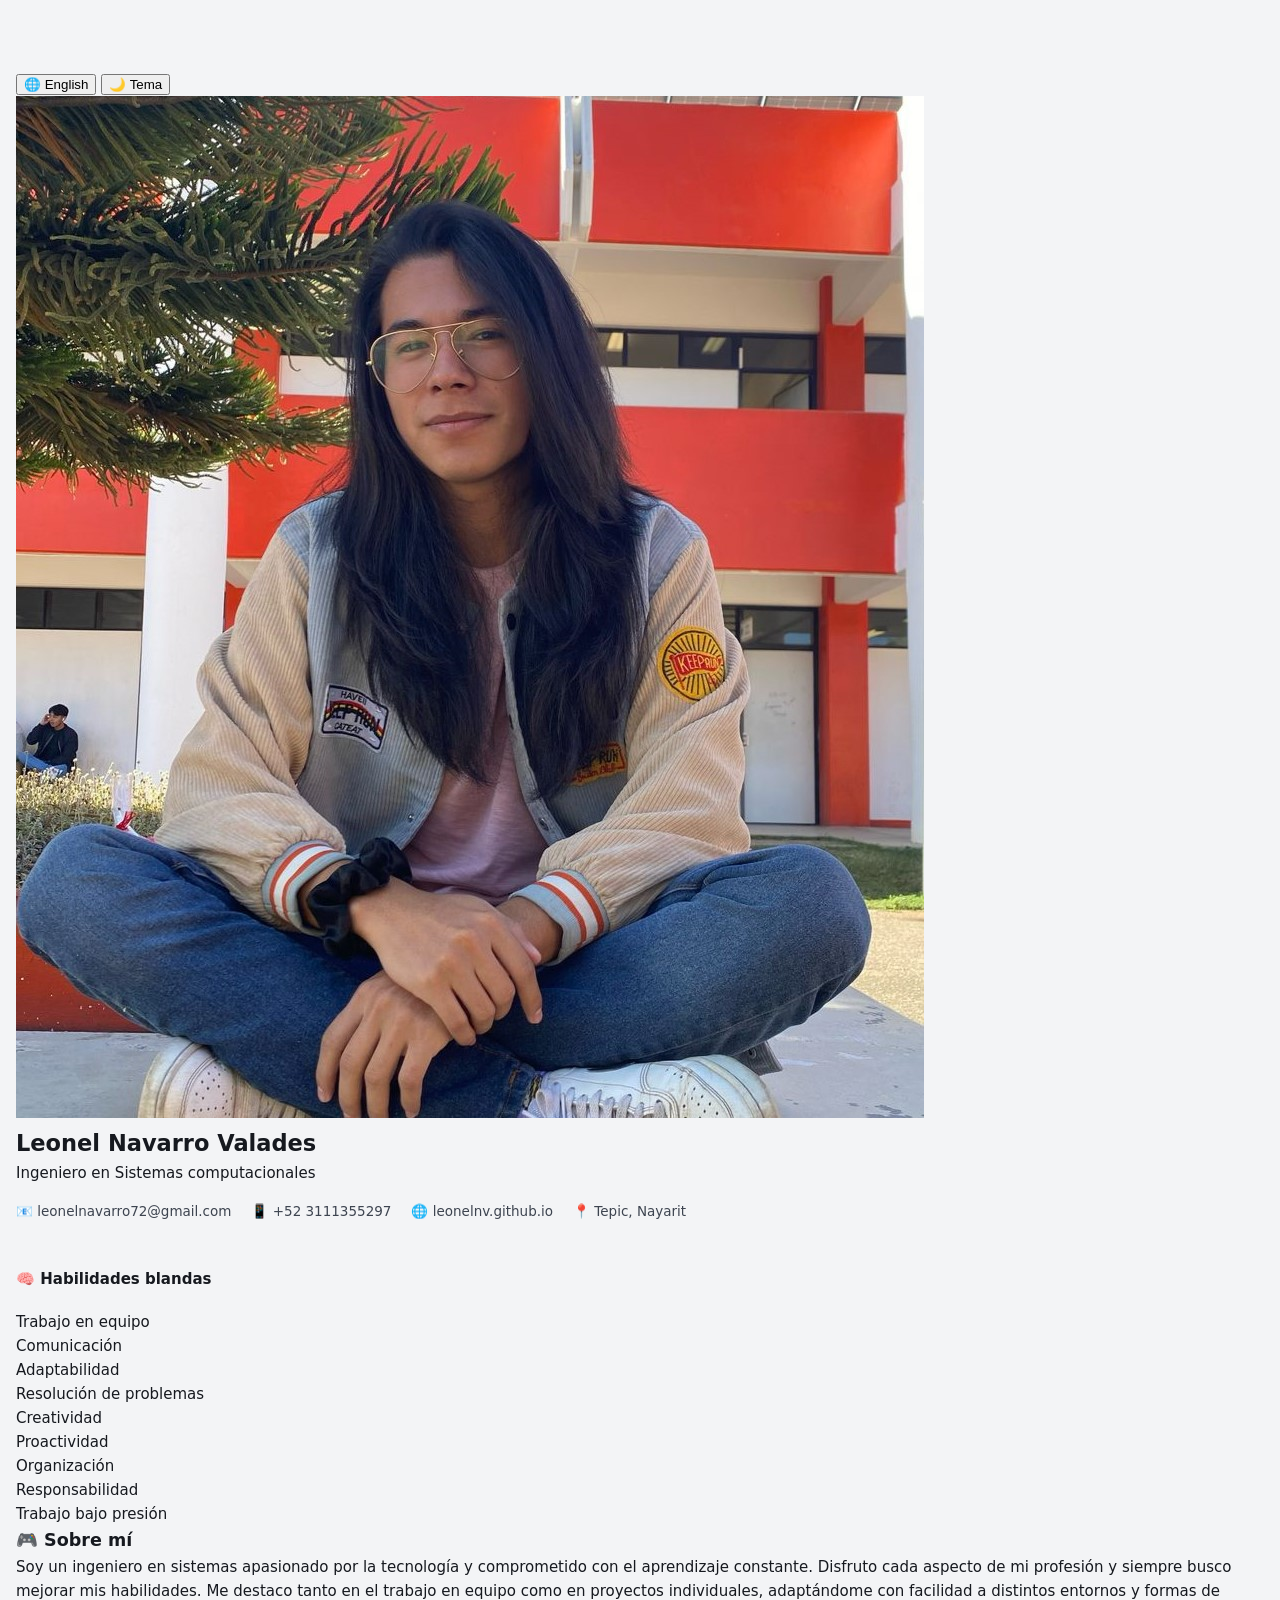
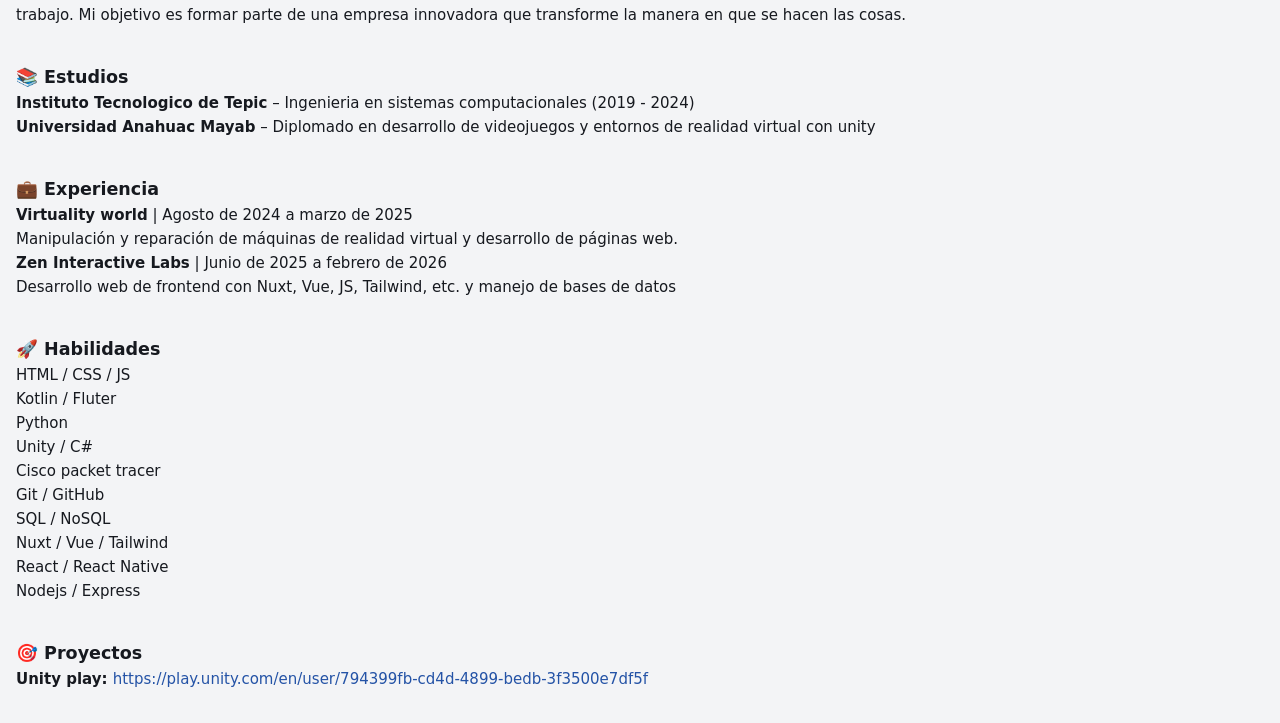
<file: Index.htm>
<!DOCTYPE html>
<html lang="es">
<head>
  <meta charset="UTF-8" />
  <meta name="viewport" content="width=device-width, initial-scale=1.0" />
  <title>Resume Leonel</title>
  <link href="https://fonts.googleapis.com/css2?family=Press+Start+2P&family=Quicksand:wght@400;600&display=swap" rel="stylesheet" />
  <link rel="stylesheet" href="Styles.css" />
  <script src="Scripts.js"></script>
</head>
<body>

  <button class="toggle-lang" onclick="toggleLang()">🌐 English</button>
  <button class="toggle-theme" onclick="toggleTheme()">🌙 Tema</button>

  <div class="container">
    <!-- Perfil lateral -->
    <div class="profile">
      <img src="rsc/foto2.jpg" alt="Foto de perfil">
      <h2>Leonel Navarro Valades</h2>
      <p id="role">Ingeniero en Sistemas computacionales</p>

      <div class="contact">
        <p>📧 leonelnavarro72@gmail.com</p>
        <p>📱 +52 3111355297</p>
        <p>🌐 leonelnv.github.io</p>
        <p>📍 Tepic, Nayarit</p>
      </div>

      <div class="soft-skills">
        <br>
        <h4>🧠 Habilidades blandas</h4>
        <ul>
          <li>Trabajo en equipo</li>
          <li>Comunicación</li>
          <li>Adaptabilidad</li>
          <li>Resolución de problemas</li>
          <li>Creatividad</li>
          <li>Proactividad</li>
          <li>Organización</li>
          <li>Responsabilidad</li>
          <li>Trabajo bajo presión</li>
        </ul>
      </div>
    </div>

    <!-- Secciones -->
    <div class="main">
      <div class="section">
        <h3 id="about-title">🎮 Sobre mí</h3>
        <p id="about-text">Soy un ingeniero en sistemas apasionado por la tecnología y comprometido con el aprendizaje constante. Disfruto cada aspecto de mi profesión y siempre busco mejorar mis habilidades.
          Me destaco tanto en el trabajo en equipo como en proyectos individuales, adaptándome con facilidad a distintos entornos y formas de trabajo.
          Mi objetivo es formar parte de una empresa innovadora que transforme la manera en que se hacen las cosas.</p>
      </div>

      <div class="section">
        <h3 id="studies-title">📚 Estudios</h3>
        <ul>
          <li id="study-1"><strong>Instituto Tecnologico de Tepic</strong> – Ingenieria en sistemas computacionales (2019 - 2024)</li>
          <li id="study-2"><strong>Universidad Anahuac Mayab</strong> – Diplomado en desarrollo de videojuegos y entornos de realidad virtual con unity</li>
        </ul>
      </div>

      <div class="section">
        <h3 id="exp-title">💼 Experiencia</h3>
        <ul>
          <li id="exp-1"><strong>Virtuality world</strong> | Agosto de 2024 a marzo de 2025<br/>Manipulación y reparación de máquinas de realidad virtual y desarrollo de páginas web.</li>
          <li id="exp-2"><strong>Zen Interactive Labs</strong> | Junio de 2025 a febrero de 2026<br/>Desarrollo web de frontend con Nuxt, Vue, JS, Tailwind, etc. y manejo de bases de datos</li>
        </ul>
      </div>

      <div class="section">
        <h3 id="skills-title">🚀 Habilidades</h3>
        <ul>
          
          <li>HTML / CSS / JS
            <div class="skill-bar"><div class="skill-bar-fill" style="width: 95%;"></div></div>
          </li>
          <li>Kotlin / Fluter
            <div class="skill-bar"><div class="skill-bar-fill" style="width: 75%;"></div></div>
          </li>
          <li>Python 
            <div class="skill-bar"><div class="skill-bar-fill" style="width: 83%;"></div></div>
          </li>
          <li>Unity / C#
            <div class="skill-bar"><div class="skill-bar-fill" style="width: 90%;"></div></div>
          </li>
          <li>Cisco packet tracer
            <div class="skill-bar"><div class="skill-bar-fill" style="width: 75%;"></div></div>
          </li>
          <li>Git / GitHub
            <div class="skill-bar"><div class="skill-bar-fill" style="width: 90%;"></div></div>
          </li>
          <li>SQL / NoSQL
            <div class="skill-bar"><div class="skill-bar-fill" style="width: 80%;"></div></div>
          </li>
          <li>Nuxt / Vue / Tailwind
            <div class="skill-bar"><div class="skill-bar-fill" style="width: 95%;"></div></div>
          </li>
          <li>React / React Native
            <div class="skill-bar"><div class="skill-bar-fill" style="width: 90%;"></div></div>
          </li>
          <li>Nodejs / Express
            <div class="skill-bar"><div class="skill-bar-fill" style="width: 85%;"></div></div>
        </ul>
      </div>

      <div class="section">
        <h3 id="projects-title">🎯 Proyectos</h3>
        <ul>
          <li id="proj-1">
            <strong>Unity play: </strong>
            <a href="https://play.unity.com/en/user/794399fb-cd4d-4899-bedb-3f3500e7df5f" target="_blank">
              https://play.unity.com/en/user/794399fb-cd4d-4899-bedb-3f3500e7df5f
            </a>
          </li>
        </ul>
      </div>
    </div>
  </div>
</body>
</html>
</file>
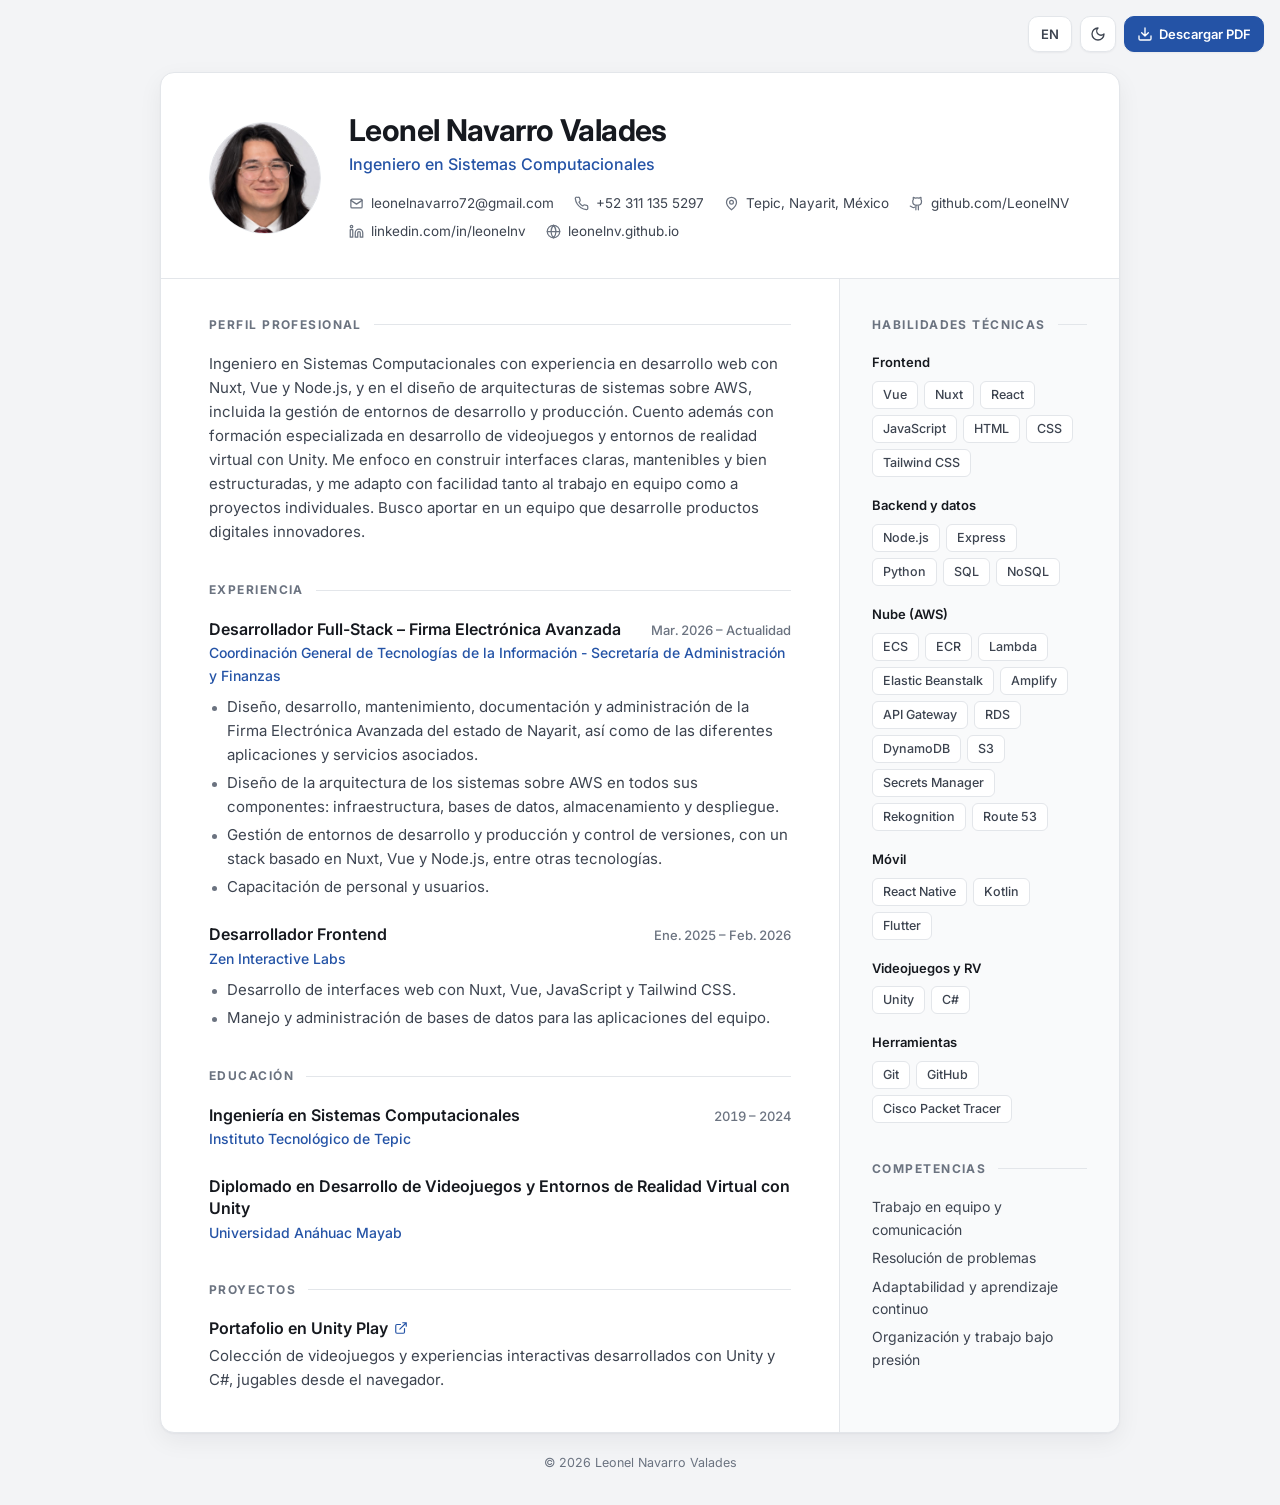
<file: index.htm>
<!DOCTYPE html>
<html lang="es">
<head>
  <meta charset="UTF-8" />
  <meta name="viewport" content="width=device-width, initial-scale=1.0" />
  <title>Leonel Navarro Valades — Ingeniero en Sistemas Computacionales</title>
  <meta name="description" content="Currículum de Leonel Navarro Valades, Ingeniero en Sistemas Computacionales. Desarrollo web frontend (Vue, Nuxt, React) y desarrollo con Unity." />
  <meta name="author" content="Leonel Navarro Valades" />
  <meta property="og:type" content="profile" />
  <meta property="og:title" content="Leonel Navarro Valades — Ingeniero en Sistemas Computacionales" />
  <meta property="og:description" content="Desarrollo web frontend (Vue, Nuxt, React) y desarrollo de videojuegos y realidad virtual con Unity." />
  <meta property="og:url" content="https://leonelnv.github.io/" />
  <meta property="og:image" content="https://leonelnv.github.io/rsc/retrato.jpg" />
  <link rel="icon" href="data:image/svg+xml,%3Csvg xmlns='http://www.w3.org/2000/svg' viewBox='0 0 64 64'%3E%3Crect width='64' height='64' rx='14' fill='%232453a6'/%3E%3Ctext x='32' y='42' font-family='Arial,sans-serif' font-size='26' font-weight='700' fill='white' text-anchor='middle'%3ELN%3C/text%3E%3C/svg%3E" />

  <!-- Aplica tema e idioma guardados antes de pintar, para evitar parpadeo -->
  <script>
    (function () {
      try {
        var t = localStorage.getItem("theme");
        if (t === "light" || t === "dark") document.documentElement.setAttribute("data-theme", t);
      } catch (e) {}
    })();
  </script>

  <link rel="preconnect" href="https://fonts.googleapis.com" />
  <link rel="preconnect" href="https://fonts.gstatic.com" crossorigin />
  <link href="https://fonts.googleapis.com/css2?family=Inter:wght@400;500;600;700&display=swap" rel="stylesheet" />
  <link rel="stylesheet" href="Styles.css" />
  <script src="Scripts.js" defer></script>
</head>
<body>

  <!-- Iconos -->
  <svg width="0" height="0" style="position:absolute" aria-hidden="true">
    <symbol id="i-mail" viewBox="0 0 24 24"><rect x="3" y="5" width="18" height="14" rx="2"/><path d="m3 7 9 6 9-6"/></symbol>
    <symbol id="i-phone" viewBox="0 0 24 24"><path d="M22 16.9v3a2 2 0 0 1-2.2 2 19.8 19.8 0 0 1-8.6-3.1 19.5 19.5 0 0 1-6-6A19.8 19.8 0 0 1 2.1 4.2 2 2 0 0 1 4.1 2h3a2 2 0 0 1 2 1.7c.1.9.4 1.9.7 2.8a2 2 0 0 1-.5 2.1L8 9.9a16 16 0 0 0 6 6l1.3-1.3a2 2 0 0 1 2.1-.4c.9.3 1.8.6 2.8.7a2 2 0 0 1 1.7 2Z"/></symbol>
    <symbol id="i-pin" viewBox="0 0 24 24"><path d="M20 10c0 6-8 12-8 12S4 16 4 10a8 8 0 0 1 16 0Z"/><circle cx="12" cy="10" r="3"/></symbol>
    <symbol id="i-globe" viewBox="0 0 24 24"><circle cx="12" cy="12" r="10"/><path d="M2 12h20M12 2a15.3 15.3 0 0 1 4 10 15.3 15.3 0 0 1-4 10 15.3 15.3 0 0 1-4-10 15.3 15.3 0 0 1 4-10Z"/></symbol>
    <symbol id="i-github" viewBox="0 0 24 24"><path d="M15 22v-4a4.8 4.8 0 0 0-1-3.5c3 0 6-2 6-5.5.1-1.3-.3-2.5-1-3.5.3-1.1.3-2.4 0-3.5 0 0-1 0-3 1.5a10.4 10.4 0 0 0-6 0C8 2 7 2 7 2c-.3 1.1-.3 2.4 0 3.5A5.4 5.4 0 0 0 6 9c0 3.5 3 5.5 6 5.5-.4.5-.7 1-.8 1.6-.2.6-.3 1.2-.2 1.9v4"/><path d="M9 18c-4.5 2-5-2-7-2"/></symbol>
    <symbol id="i-linkedin" viewBox="0 0 24 24"><path d="M16 8a6 6 0 0 1 6 6v7h-4v-7a2 2 0 0 0-4 0v7h-4v-7a6 6 0 0 1 6-6Z"/><rect x="2" y="9" width="4" height="12"/><circle cx="4" cy="4" r="2"/></symbol>
    <symbol id="i-external" viewBox="0 0 24 24"><path d="M15 3h6v6M10 14 21 3M18 13v6a2 2 0 0 1-2 2H5a2 2 0 0 1-2-2V8a2 2 0 0 1 2-2h6"/></symbol>
    <symbol id="i-download" viewBox="0 0 24 24"><path d="M21 15v4a2 2 0 0 1-2 2H5a2 2 0 0 1-2-2v-4M7 10l5 5 5-5M12 15V3"/></symbol>
    <symbol id="i-sun" viewBox="0 0 24 24"><circle cx="12" cy="12" r="4"/><path d="M12 2v2M12 20v2M4.9 4.9l1.4 1.4M17.7 17.7l1.4 1.4M2 12h2M20 12h2M4.9 19.1l1.4-1.4M17.7 6.3l1.4-1.4"/></symbol>
    <symbol id="i-moon" viewBox="0 0 24 24"><path d="M12 3a6 6 0 0 0 9 9 9 9 0 1 1-9-9Z"/></symbol>
  </svg>

  <nav class="toolbar" aria-label="Opciones">
    <button type="button" class="tb-btn" id="lang-toggle" aria-label="Switch to English">EN</button>
    <button type="button" class="tb-btn tb-icon" id="theme-toggle" aria-label="Cambiar tema">
      <svg class="icon icon-moon"><use href="#i-moon"/></svg>
      <svg class="icon icon-sun"><use href="#i-sun"/></svg>
    </button>
    <button type="button" class="tb-btn tb-primary" id="print-btn">
      <svg class="icon"><use href="#i-download"/></svg>
      <span data-i18n="download">Descargar PDF</span>
    </button>
  </nav>

  <main class="cv">

    <header class="cv-header">
      <img class="avatar" src="rsc/retrato.jpg?v=3" alt="Leonel Navarro Valades" width="112" height="112" />
      <div class="identity">
        <h1>Leonel Navarro Valades</h1>
        <p class="role" data-i18n="role">Ingeniero en Sistemas Computacionales</p>
        <ul class="contact">
          <li><svg class="icon"><use href="#i-mail"/></svg><a href="mailto:leonelnavarro72@gmail.com">leonelnavarro72@gmail.com</a></li>
          <li><svg class="icon"><use href="#i-phone"/></svg><a href="tel:+523111355297">+52 311 135 5297</a></li>
          <li><svg class="icon"><use href="#i-pin"/></svg><span>Tepic, Nayarit, México</span></li>
          <li><svg class="icon"><use href="#i-github"/></svg><a href="https://github.com/LeonelNV" target="_blank" rel="noopener">github.com/LeonelNV</a></li>
          <li><svg class="icon"><use href="#i-linkedin"/></svg><a href="https://www.linkedin.com/in/leonelnv" target="_blank" rel="noopener">linkedin.com/in/leonelnv</a></li>
          <li><svg class="icon"><use href="#i-globe"/></svg><a href="https://leonelnv.github.io" target="_blank" rel="noopener">leonelnv.github.io</a></li>
        </ul>
      </div>
    </header>

    <div class="cv-body">

      <div class="cv-main">

        <section class="section" aria-labelledby="h-profile">
          <h2 id="h-profile" data-i18n="h.profile">Perfil profesional</h2>
          <p class="summary" data-i18n="summary">Ingeniero en Sistemas Computacionales con experiencia en desarrollo web con Nuxt, Vue y Node.js, y en el diseño de arquitecturas de sistemas sobre AWS, incluida la gestión de entornos de desarrollo y producción. Cuento además con formación especializada en desarrollo de videojuegos y entornos de realidad virtual con Unity. Me enfoco en construir interfaces claras, mantenibles y bien estructuradas, y me adapto con facilidad tanto al trabajo en equipo como a proyectos individuales. Busco aportar en un equipo que desarrolle productos digitales innovadores.</p>
        </section>

        <section class="section" aria-labelledby="h-exp">
          <h2 id="h-exp" data-i18n="h.experience">Experiencia</h2>

          <article class="entry">
            <div class="entry-head">
              <h3 data-i18n="exp1.title">Desarrollador Full-Stack – Firma Electrónica Avanzada</h3>
              <span class="dates" data-i18n="exp1.dates">Mar. 2026 – Actualidad</span>
            </div>
            <p class="org">Coordinación General de Tecnologías de la Información - Secretaría de Administración y Finanzas</p>
            <ul class="bullets">
              <li data-i18n="exp1.b1">Diseño, desarrollo, mantenimiento, documentación y administración de la Firma Electrónica Avanzada del estado de Nayarit, así como de las diferentes aplicaciones y servicios asociados.</li>
              <li data-i18n="exp1.b2">Diseño de la arquitectura de los sistemas sobre AWS en todos sus componentes: infraestructura, bases de datos, almacenamiento y despliegue.</li>
              <li data-i18n="exp1.b3">Gestión de entornos de desarrollo y producción y control de versiones, con un stack basado en Nuxt, Vue y Node.js, entre otras tecnologías.</li>
              <li data-i18n="exp1.b4">Capacitación de personal y usuarios.</li>
            </ul>
          </article>

          <article class="entry">
            <div class="entry-head">
              <h3 data-i18n="exp2.title">Desarrollador Frontend</h3>
              <span class="dates" data-i18n="exp2.dates">Ene. 2025 – Feb. 2026</span>
            </div>
            <p class="org">Zen Interactive Labs</p>
            <ul class="bullets">
              <li data-i18n="exp2.b1">Desarrollo de interfaces web con Nuxt, Vue, JavaScript y Tailwind CSS.</li>
              <li data-i18n="exp2.b2">Manejo y administración de bases de datos para las aplicaciones del equipo.</li>
            </ul>
          </article>
        </section>

        <section class="section" aria-labelledby="h-edu">
          <h2 id="h-edu" data-i18n="h.education">Educación</h2>

          <article class="entry">
            <div class="entry-head">
              <h3 data-i18n="edu1.title">Ingeniería en Sistemas Computacionales</h3>
              <span class="dates">2019 – 2024</span>
            </div>
            <p class="org" data-i18n="edu1.org">Instituto Tecnológico de Tepic</p>
          </article>

          <article class="entry">
            <div class="entry-head">
              <h3 data-i18n="edu2.title">Diplomado en Desarrollo de Videojuegos y Entornos de Realidad Virtual con Unity</h3>
            </div>
            <p class="org" data-i18n="edu2.org">Universidad Anáhuac Mayab</p>
          </article>
        </section>

        <section class="section" aria-labelledby="h-proj">
          <h2 id="h-proj" data-i18n="h.projects">Proyectos</h2>

          <article class="entry">
            <div class="entry-head">
              <h3>
                <a class="ext" href="https://play.unity.com/en/user/794399fb-cd4d-4899-bedb-3f3500e7df5f" target="_blank" rel="noopener">
                  <span data-i18n="proj1.title">Portafolio en Unity Play</span>
                  <svg class="icon"><use href="#i-external"/></svg>
                </a>
              </h3>
            </div>
            <p class="desc" data-i18n="proj1.desc">Colección de videojuegos y experiencias interactivas desarrollados con Unity y C#, jugables desde el navegador.</p>
          </article>
        </section>

      </div>

      <aside class="cv-side">

        <section class="section" aria-labelledby="h-skills">
          <h2 id="h-skills" data-i18n="h.skills">Habilidades técnicas</h2>

          <div class="skill-group">
            <h3>Frontend</h3>
            <ul class="tags">
              <li>Vue</li><li>Nuxt</li><li>React</li><li>JavaScript</li><li>HTML</li><li>CSS</li><li>Tailwind CSS</li>
            </ul>
          </div>

          <div class="skill-group">
            <h3 data-i18n="sk.backend">Backend y datos</h3>
            <ul class="tags">
              <li>Node.js</li><li>Express</li><li>Python</li><li>SQL</li><li>NoSQL</li>
            </ul>
          </div>

          <div class="skill-group">
            <h3 data-i18n="sk.cloud">Nube (AWS)</h3>
            <ul class="tags">
              <li>ECS</li><li>ECR</li><li>Lambda</li><li>Elastic Beanstalk</li><li>Amplify</li><li>API Gateway</li><li>RDS</li><li>DynamoDB</li><li>S3</li><li>Secrets Manager</li><li>Rekognition</li><li>Route 53</li>
            </ul>
          </div>

          <div class="skill-group">
            <h3 data-i18n="sk.mobile">Móvil</h3>
            <ul class="tags">
              <li>React Native</li><li>Kotlin</li><li>Flutter</li>
            </ul>
          </div>

          <div class="skill-group">
            <h3 data-i18n="sk.games">Videojuegos y RV</h3>
            <ul class="tags">
              <li>Unity</li><li>C#</li>
            </ul>
          </div>

          <div class="skill-group">
            <h3 data-i18n="sk.tools">Herramientas</h3>
            <ul class="tags">
              <li>Git</li><li>GitHub</li><li>Cisco Packet Tracer</li>
            </ul>
          </div>
        </section>

        <section class="section" aria-labelledby="h-soft">
          <h2 id="h-soft" data-i18n="h.soft">Competencias</h2>
          <ul class="plain">
            <li data-i18n="soft.1">Trabajo en equipo y comunicación</li>
            <li data-i18n="soft.2">Resolución de problemas</li>
            <li data-i18n="soft.3">Adaptabilidad y aprendizaje continuo</li>
            <li data-i18n="soft.4">Organización y trabajo bajo presión</li>
          </ul>
        </section>

      </aside>

    </div>
  </main>

  <footer class="page-footer">
    <span>© <span id="year">2026</span> Leonel Navarro Valades</span>
  </footer>

</body>
</html>
</file>
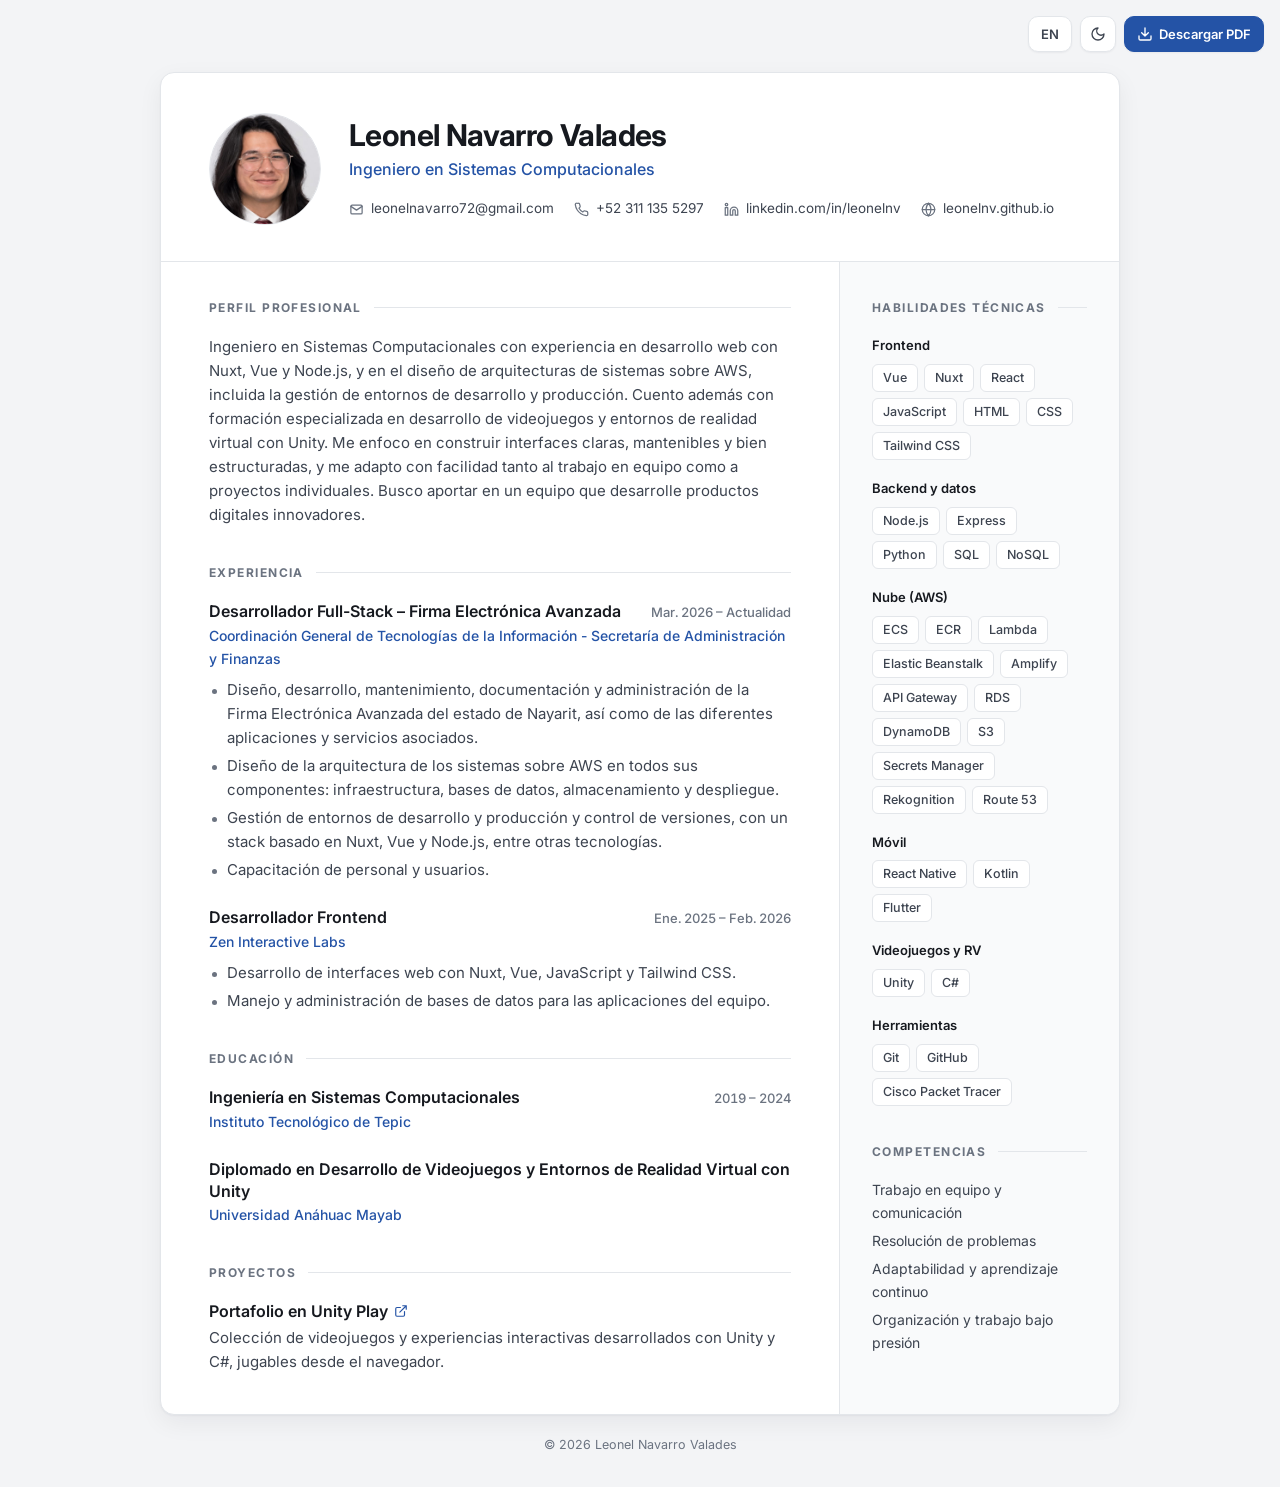
<file: index.html>
<!DOCTYPE html>
<html lang="es">
<head>
  <meta charset="UTF-8" />
  <meta name="viewport" content="width=device-width, initial-scale=1.0" />
  <title>Leonel Navarro Valades — Ingeniero en Sistemas Computacionales</title>
  <meta name="description" content="Currículum de Leonel Navarro Valades, Ingeniero en Sistemas Computacionales. Desarrollo web frontend (Vue, Nuxt, React) y desarrollo con Unity." />
  <meta name="author" content="Leonel Navarro Valades" />
  <meta property="og:type" content="profile" />
  <meta property="og:title" content="Leonel Navarro Valades — Ingeniero en Sistemas Computacionales" />
  <meta property="og:description" content="Desarrollo web frontend (Vue, Nuxt, React) y desarrollo de videojuegos y realidad virtual con Unity." />
  <meta property="og:url" content="https://leonelnv.github.io/" />
  <meta property="og:image" content="https://leonelnv.github.io/rsc/retrato.jpg" />
  <link rel="icon" href="data:image/svg+xml,%3Csvg xmlns='http://www.w3.org/2000/svg' viewBox='0 0 64 64'%3E%3Crect width='64' height='64' rx='14' fill='%232453a6'/%3E%3Ctext x='32' y='42' font-family='Arial,sans-serif' font-size='26' font-weight='700' fill='white' text-anchor='middle'%3ELN%3C/text%3E%3C/svg%3E" />

  <!-- Aplica tema e idioma guardados antes de pintar, para evitar parpadeo -->
  <script>
    (function () {
      try {
        var t = localStorage.getItem("theme");
        if (t === "light" || t === "dark") document.documentElement.setAttribute("data-theme", t);
      } catch (e) {}
    })();
  </script>

  <link rel="preconnect" href="https://fonts.googleapis.com" />
  <link rel="preconnect" href="https://fonts.gstatic.com" crossorigin />
  <link href="https://fonts.googleapis.com/css2?family=Inter:wght@400;500;600;700&display=swap" rel="stylesheet" />
  <link rel="stylesheet" href="Styles.css" />
  <script src="Scripts.js" defer></script>
</head>
<body>

  <!-- Iconos -->
  <svg width="0" height="0" style="position:absolute" aria-hidden="true">
    <symbol id="i-mail" viewBox="0 0 24 24"><rect x="3" y="5" width="18" height="14" rx="2"/><path d="m3 7 9 6 9-6"/></symbol>
    <symbol id="i-phone" viewBox="0 0 24 24"><path d="M22 16.9v3a2 2 0 0 1-2.2 2 19.8 19.8 0 0 1-8.6-3.1 19.5 19.5 0 0 1-6-6A19.8 19.8 0 0 1 2.1 4.2 2 2 0 0 1 4.1 2h3a2 2 0 0 1 2 1.7c.1.9.4 1.9.7 2.8a2 2 0 0 1-.5 2.1L8 9.9a16 16 0 0 0 6 6l1.3-1.3a2 2 0 0 1 2.1-.4c.9.3 1.8.6 2.8.7a2 2 0 0 1 1.7 2Z"/></symbol>
    <symbol id="i-pin" viewBox="0 0 24 24"><path d="M20 10c0 6-8 12-8 12S4 16 4 10a8 8 0 0 1 16 0Z"/><circle cx="12" cy="10" r="3"/></symbol>
    <symbol id="i-globe" viewBox="0 0 24 24"><circle cx="12" cy="12" r="10"/><path d="M2 12h20M12 2a15.3 15.3 0 0 1 4 10 15.3 15.3 0 0 1-4 10 15.3 15.3 0 0 1-4-10 15.3 15.3 0 0 1 4-10Z"/></symbol>
    <symbol id="i-github" viewBox="0 0 24 24"><path d="M15 22v-4a4.8 4.8 0 0 0-1-3.5c3 0 6-2 6-5.5.1-1.3-.3-2.5-1-3.5.3-1.1.3-2.4 0-3.5 0 0-1 0-3 1.5a10.4 10.4 0 0 0-6 0C8 2 7 2 7 2c-.3 1.1-.3 2.4 0 3.5A5.4 5.4 0 0 0 6 9c0 3.5 3 5.5 6 5.5-.4.5-.7 1-.8 1.6-.2.6-.3 1.2-.2 1.9v4"/><path d="M9 18c-4.5 2-5-2-7-2"/></symbol>
    <symbol id="i-linkedin" viewBox="0 0 24 24"><path d="M16 8a6 6 0 0 1 6 6v7h-4v-7a2 2 0 0 0-4 0v7h-4v-7a6 6 0 0 1 6-6Z"/><rect x="2" y="9" width="4" height="12"/><circle cx="4" cy="4" r="2"/></symbol>
    <symbol id="i-external" viewBox="0 0 24 24"><path d="M15 3h6v6M10 14 21 3M18 13v6a2 2 0 0 1-2 2H5a2 2 0 0 1-2-2V8a2 2 0 0 1 2-2h6"/></symbol>
    <symbol id="i-download" viewBox="0 0 24 24"><path d="M21 15v4a2 2 0 0 1-2 2H5a2 2 0 0 1-2-2v-4M7 10l5 5 5-5M12 15V3"/></symbol>
    <symbol id="i-sun" viewBox="0 0 24 24"><circle cx="12" cy="12" r="4"/><path d="M12 2v2M12 20v2M4.9 4.9l1.4 1.4M17.7 17.7l1.4 1.4M2 12h2M20 12h2M4.9 19.1l1.4-1.4M17.7 6.3l1.4-1.4"/></symbol>
    <symbol id="i-moon" viewBox="0 0 24 24"><path d="M12 3a6 6 0 0 0 9 9 9 9 0 1 1-9-9Z"/></symbol>
  </svg>

  <nav class="toolbar" aria-label="Opciones">
    <button type="button" class="tb-btn" id="lang-toggle" aria-label="Switch to English">EN</button>
    <button type="button" class="tb-btn tb-icon" id="theme-toggle" aria-label="Cambiar tema">
      <svg class="icon icon-moon"><use href="#i-moon"/></svg>
      <svg class="icon icon-sun"><use href="#i-sun"/></svg>
    </button>
    <button type="button" class="tb-btn tb-primary" id="print-btn">
      <svg class="icon"><use href="#i-download"/></svg>
      <span data-i18n="download">Descargar PDF</span>
    </button>
  </nav>

  <main class="cv">

    <header class="cv-header">
      <img class="avatar" src="rsc/retrato.jpg?v=3" alt="Leonel Navarro Valades" width="112" height="112" />
      <div class="identity">
        <h1>Leonel Navarro Valades</h1>
        <p class="role" data-i18n="role">Ingeniero en Sistemas Computacionales</p>
        <ul class="contact">
          <li><svg class="icon"><use href="#i-mail"/></svg><a href="mailto:leonelnavarro72@gmail.com">leonelnavarro72@gmail.com</a></li>
          <li><svg class="icon"><use href="#i-phone"/></svg><a href="tel:+523111355297">+52 311 135 5297</a></li>
          <li><svg class="icon"><use href="#i-linkedin"/></svg><a href="https://www.linkedin.com/in/leonelnv" target="_blank" rel="noopener">linkedin.com/in/leonelnv</a></li>
          <li><svg class="icon"><use href="#i-globe"/></svg><a href="https://leonelnv.github.io" target="_blank" rel="noopener">leonelnv.github.io</a></li>
        </ul>
      </div>
    </header>

    <div class="cv-body">

      <div class="cv-main">

        <section class="section" aria-labelledby="h-profile">
          <h2 id="h-profile" data-i18n="h.profile">Perfil profesional</h2>
          <p class="summary" data-i18n="summary">Ingeniero en Sistemas Computacionales con experiencia en desarrollo web con Nuxt, Vue y Node.js, y en el diseño de arquitecturas de sistemas sobre AWS, incluida la gestión de entornos de desarrollo y producción. Cuento además con formación especializada en desarrollo de videojuegos y entornos de realidad virtual con Unity. Me enfoco en construir interfaces claras, mantenibles y bien estructuradas, y me adapto con facilidad tanto al trabajo en equipo como a proyectos individuales. Busco aportar en un equipo que desarrolle productos digitales innovadores.</p>
        </section>

        <section class="section" aria-labelledby="h-exp">
          <h2 id="h-exp" data-i18n="h.experience">Experiencia</h2>

          <article class="entry">
            <div class="entry-head">
              <h3 data-i18n="exp1.title">Desarrollador Full-Stack – Firma Electrónica Avanzada</h3>
              <span class="dates" data-i18n="exp1.dates">Mar. 2026 – Actualidad</span>
            </div>
            <p class="org">Coordinación General de Tecnologías de la Información - Secretaría de Administración y Finanzas</p>
            <ul class="bullets">
              <li data-i18n="exp1.b1">Diseño, desarrollo, mantenimiento, documentación y administración de la Firma Electrónica Avanzada del estado de Nayarit, así como de las diferentes aplicaciones y servicios asociados.</li>
              <li data-i18n="exp1.b2">Diseño de la arquitectura de los sistemas sobre AWS en todos sus componentes: infraestructura, bases de datos, almacenamiento y despliegue.</li>
              <li data-i18n="exp1.b3">Gestión de entornos de desarrollo y producción y control de versiones, con un stack basado en Nuxt, Vue y Node.js, entre otras tecnologías.</li>
              <li data-i18n="exp1.b4">Capacitación de personal y usuarios.</li>
            </ul>
          </article>

          <article class="entry">
            <div class="entry-head">
              <h3 data-i18n="exp2.title">Desarrollador Frontend</h3>
              <span class="dates" data-i18n="exp2.dates">Ene. 2025 – Feb. 2026</span>
            </div>
            <p class="org">Zen Interactive Labs</p>
            <ul class="bullets">
              <li data-i18n="exp2.b1">Desarrollo de interfaces web con Nuxt, Vue, JavaScript y Tailwind CSS.</li>
              <li data-i18n="exp2.b2">Manejo y administración de bases de datos para las aplicaciones del equipo.</li>
            </ul>
          </article>
        </section>

        <section class="section" aria-labelledby="h-edu">
          <h2 id="h-edu" data-i18n="h.education">Educación</h2>

          <article class="entry">
            <div class="entry-head">
              <h3 data-i18n="edu1.title">Ingeniería en Sistemas Computacionales</h3>
              <span class="dates">2019 – 2024</span>
            </div>
            <p class="org" data-i18n="edu1.org">Instituto Tecnológico de Tepic</p>
          </article>

          <article class="entry">
            <div class="entry-head">
              <h3 data-i18n="edu2.title">Diplomado en Desarrollo de Videojuegos y Entornos de Realidad Virtual con Unity</h3>
            </div>
            <p class="org" data-i18n="edu2.org">Universidad Anáhuac Mayab</p>
          </article>
        </section>

        <section class="section" aria-labelledby="h-proj">
          <h2 id="h-proj" data-i18n="h.projects">Proyectos</h2>

          <article class="entry">
            <div class="entry-head">
              <h3>
                <a class="ext" href="https://play.unity.com/en/user/794399fb-cd4d-4899-bedb-3f3500e7df5f" target="_blank" rel="noopener">
                  <span data-i18n="proj1.title">Portafolio en Unity Play</span>
                  <svg class="icon"><use href="#i-external"/></svg>
                </a>
              </h3>
            </div>
            <p class="desc" data-i18n="proj1.desc">Colección de videojuegos y experiencias interactivas desarrollados con Unity y C#, jugables desde el navegador.</p>
          </article>
        </section>

      </div>

      <aside class="cv-side">

        <section class="section" aria-labelledby="h-skills">
          <h2 id="h-skills" data-i18n="h.skills">Habilidades técnicas</h2>

          <div class="skill-group">
            <h3>Frontend</h3>
            <ul class="tags">
              <li>Vue</li><li>Nuxt</li><li>React</li><li>JavaScript</li><li>HTML</li><li>CSS</li><li>Tailwind CSS</li>
            </ul>
          </div>

          <div class="skill-group">
            <h3 data-i18n="sk.backend">Backend y datos</h3>
            <ul class="tags">
              <li>Node.js</li><li>Express</li><li>Python</li><li>SQL</li><li>NoSQL</li>
            </ul>
          </div>

          <div class="skill-group">
            <h3 data-i18n="sk.cloud">Nube (AWS)</h3>
            <ul class="tags">
              <li>ECS</li><li>ECR</li><li>Lambda</li><li>Elastic Beanstalk</li><li>Amplify</li><li>API Gateway</li><li>RDS</li><li>DynamoDB</li><li>S3</li><li>Secrets Manager</li><li>Rekognition</li><li>Route 53</li>
            </ul>
          </div>

          <div class="skill-group">
            <h3 data-i18n="sk.mobile">Móvil</h3>
            <ul class="tags">
              <li>React Native</li><li>Kotlin</li><li>Flutter</li>
            </ul>
          </div>

          <div class="skill-group">
            <h3 data-i18n="sk.games">Videojuegos y RV</h3>
            <ul class="tags">
              <li>Unity</li><li>C#</li>
            </ul>
          </div>

          <div class="skill-group">
            <h3 data-i18n="sk.tools">Herramientas</h3>
            <ul class="tags">
              <li>Git</li><li>GitHub</li><li>Cisco Packet Tracer</li>
            </ul>
          </div>
        </section>

        <section class="section" aria-labelledby="h-soft">
          <h2 id="h-soft" data-i18n="h.soft">Competencias</h2>
          <ul class="plain">
            <li data-i18n="soft.1">Trabajo en equipo y comunicación</li>
            <li data-i18n="soft.2">Resolución de problemas</li>
            <li data-i18n="soft.3">Adaptabilidad y aprendizaje continuo</li>
            <li data-i18n="soft.4">Organización y trabajo bajo presión</li>
          </ul>
        </section>

      </aside>

    </div>
  </main>

  <footer class="page-footer">
    <span>© <span id="year">2026</span> Leonel Navarro Valades</span>
  </footer>

</body>
</html>
</file>
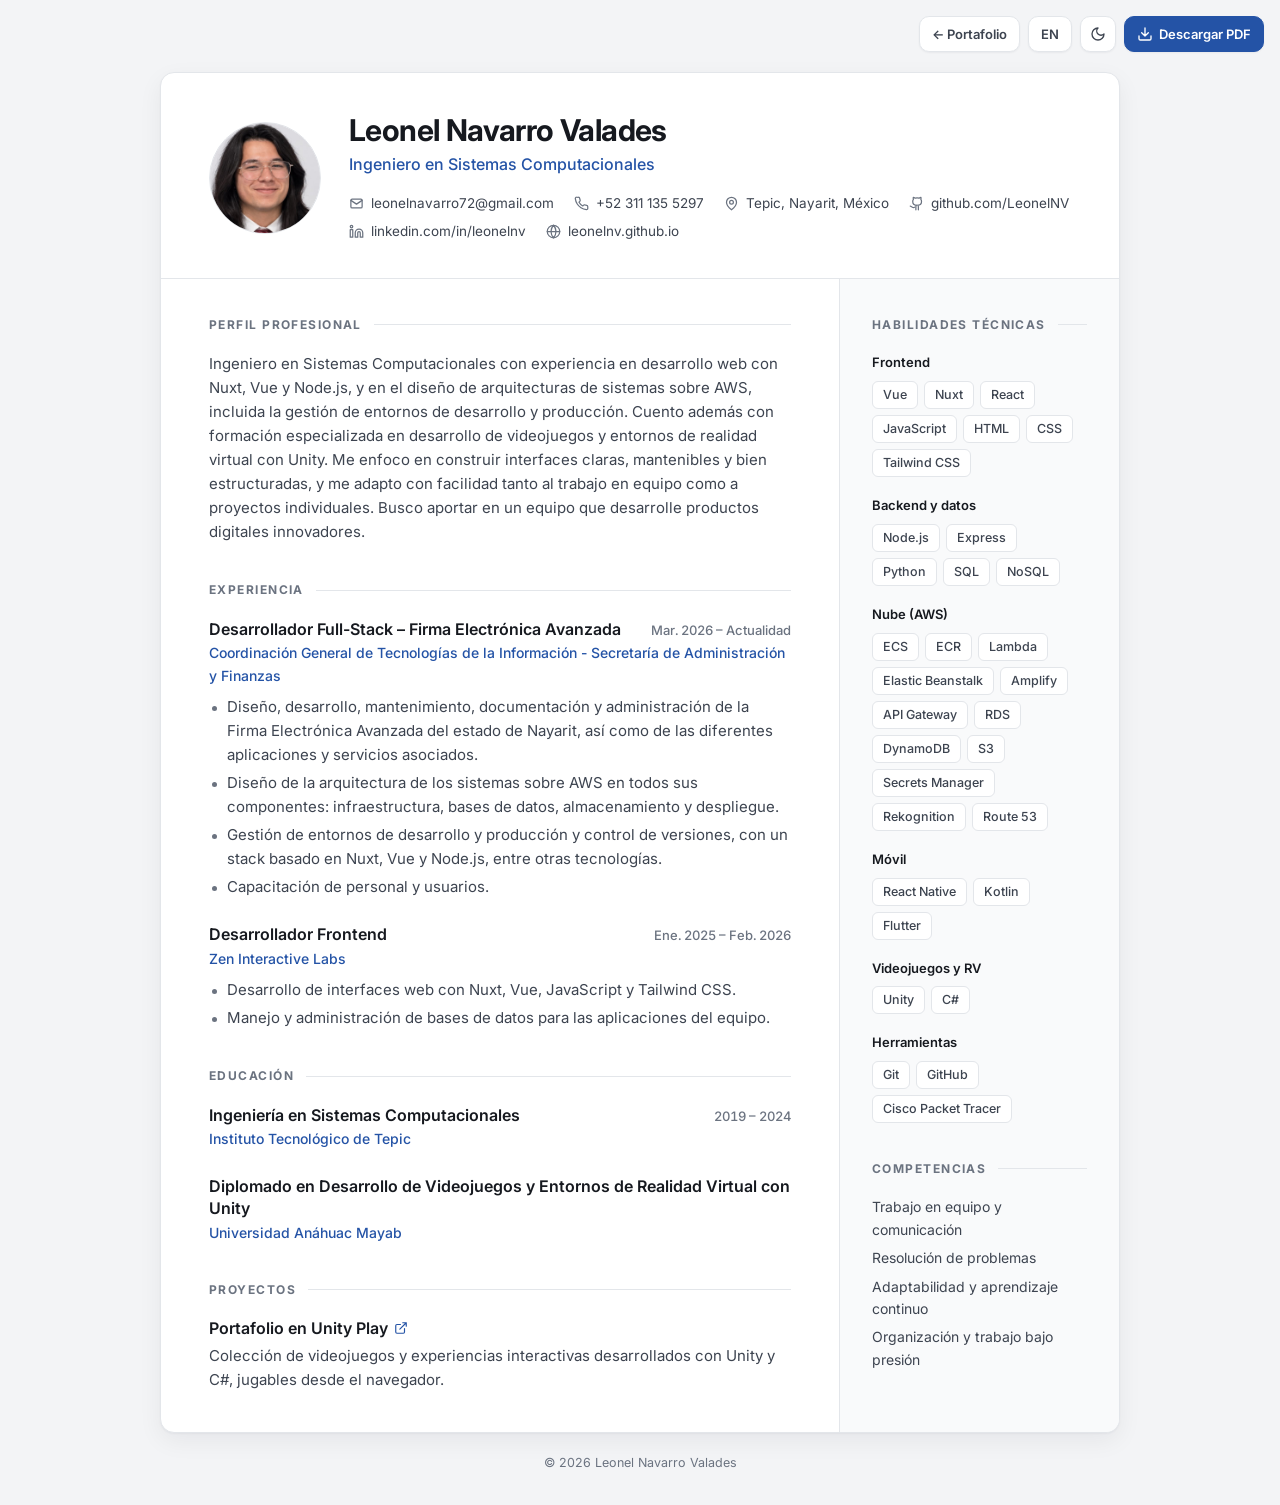
<file: cv/index.html>
<!DOCTYPE html>
<html lang="es">
<head>
  <meta charset="UTF-8" />
  <meta name="viewport" content="width=device-width, initial-scale=1.0" />
  <title>Leonel Navarro Valades — Ingeniero en Sistemas Computacionales</title>
  <meta name="description" content="Currículum de Leonel Navarro Valades, Ingeniero en Sistemas Computacionales. Desarrollo web frontend (Vue, Nuxt, React) y desarrollo con Unity." />
  <meta name="author" content="Leonel Navarro Valades" />
  <meta property="og:type" content="profile" />
  <meta property="og:title" content="Leonel Navarro Valades — Ingeniero en Sistemas Computacionales" />
  <meta property="og:description" content="Desarrollo web frontend (Vue, Nuxt, React) y desarrollo de videojuegos y realidad virtual con Unity." />
  <meta property="og:url" content="https://leonelnv.github.io/cv/" />
  <link rel="canonical" href="https://leonelnv.github.io/cv/" />
  <meta property="og:image" content="https://leonelnv.github.io/assets/img/retrato.jpg" />
  <link rel="icon" href="data:image/svg+xml,%3Csvg xmlns='http://www.w3.org/2000/svg' viewBox='0 0 64 64'%3E%3Crect width='64' height='64' rx='14' fill='%232453a6'/%3E%3Ctext x='32' y='42' font-family='Arial,sans-serif' font-size='26' font-weight='700' fill='white' text-anchor='middle'%3ELN%3C/text%3E%3C/svg%3E" />

  <!-- Aplica tema e idioma guardados antes de pintar, para evitar parpadeo -->
  <script>
    (function () {
      try {
        var t = localStorage.getItem("theme");
        if (t === "light" || t === "dark") document.documentElement.setAttribute("data-theme", t);
      } catch (e) {}
    })();
  </script>

  <link rel="preconnect" href="https://fonts.googleapis.com" />
  <link rel="preconnect" href="https://fonts.gstatic.com" crossorigin />
  <link href="https://fonts.googleapis.com/css2?family=Inter:wght@400;500;600;700&display=swap" rel="stylesheet" />
  <link rel="stylesheet" href="/assets/css/styles.css" />
  <link rel="stylesheet" href="/assets/css/cv.css" />
  <script src="/assets/i18n/cv.js" defer></script>
  <script src="/assets/js/common.js" defer></script>
</head>
<body>

  <!-- Iconos -->
  <svg width="0" height="0" style="position:absolute" aria-hidden="true">
    <symbol id="i-mail" viewBox="0 0 24 24"><rect x="3" y="5" width="18" height="14" rx="2"/><path d="m3 7 9 6 9-6"/></symbol>
    <symbol id="i-phone" viewBox="0 0 24 24"><path d="M22 16.9v3a2 2 0 0 1-2.2 2 19.8 19.8 0 0 1-8.6-3.1 19.5 19.5 0 0 1-6-6A19.8 19.8 0 0 1 2.1 4.2 2 2 0 0 1 4.1 2h3a2 2 0 0 1 2 1.7c.1.9.4 1.9.7 2.8a2 2 0 0 1-.5 2.1L8 9.9a16 16 0 0 0 6 6l1.3-1.3a2 2 0 0 1 2.1-.4c.9.3 1.8.6 2.8.7a2 2 0 0 1 1.7 2Z"/></symbol>
    <symbol id="i-pin" viewBox="0 0 24 24"><path d="M20 10c0 6-8 12-8 12S4 16 4 10a8 8 0 0 1 16 0Z"/><circle cx="12" cy="10" r="3"/></symbol>
    <symbol id="i-globe" viewBox="0 0 24 24"><circle cx="12" cy="12" r="10"/><path d="M2 12h20M12 2a15.3 15.3 0 0 1 4 10 15.3 15.3 0 0 1-4 10 15.3 15.3 0 0 1-4-10 15.3 15.3 0 0 1 4-10Z"/></symbol>
    <symbol id="i-github" viewBox="0 0 24 24"><path d="M15 22v-4a4.8 4.8 0 0 0-1-3.5c3 0 6-2 6-5.5.1-1.3-.3-2.5-1-3.5.3-1.1.3-2.4 0-3.5 0 0-1 0-3 1.5a10.4 10.4 0 0 0-6 0C8 2 7 2 7 2c-.3 1.1-.3 2.4 0 3.5A5.4 5.4 0 0 0 6 9c0 3.5 3 5.5 6 5.5-.4.5-.7 1-.8 1.6-.2.6-.3 1.2-.2 1.9v4"/><path d="M9 18c-4.5 2-5-2-7-2"/></symbol>
    <symbol id="i-linkedin" viewBox="0 0 24 24"><path d="M16 8a6 6 0 0 1 6 6v7h-4v-7a2 2 0 0 0-4 0v7h-4v-7a6 6 0 0 1 6-6Z"/><rect x="2" y="9" width="4" height="12"/><circle cx="4" cy="4" r="2"/></symbol>
    <symbol id="i-external" viewBox="0 0 24 24"><path d="M15 3h6v6M10 14 21 3M18 13v6a2 2 0 0 1-2 2H5a2 2 0 0 1-2-2V8a2 2 0 0 1 2-2h6"/></symbol>
    <symbol id="i-download" viewBox="0 0 24 24"><path d="M21 15v4a2 2 0 0 1-2 2H5a2 2 0 0 1-2-2v-4M7 10l5 5 5-5M12 15V3"/></symbol>
    <symbol id="i-sun" viewBox="0 0 24 24"><circle cx="12" cy="12" r="4"/><path d="M12 2v2M12 20v2M4.9 4.9l1.4 1.4M17.7 17.7l1.4 1.4M2 12h2M20 12h2M4.9 19.1l1.4-1.4M17.7 6.3l1.4-1.4"/></symbol>
    <symbol id="i-moon" viewBox="0 0 24 24"><path d="M12 3a6 6 0 0 0 9 9 9 9 0 1 1-9-9Z"/></symbol>
  </svg>

  <nav class="toolbar" aria-label="Opciones" data-i18n-attr="aria-label:nav.options">
    <a class="tb-btn" href="/" data-i18n="nav.backPortfolio">← Portafolio</a>
    <button type="button" class="tb-btn" id="lang-toggle" aria-label="Switch to English">EN</button>
    <button type="button" class="tb-btn tb-icon" id="theme-toggle" aria-label="Cambiar tema">
      <svg class="icon icon-moon"><use href="#i-moon"/></svg>
      <svg class="icon icon-sun"><use href="#i-sun"/></svg>
    </button>
    <button type="button" class="tb-btn tb-primary" id="print-btn">
      <svg class="icon"><use href="#i-download"/></svg>
      <span data-i18n="download">Descargar PDF</span>
    </button>
  </nav>

  <main class="cv">

    <header class="cv-header">
      <img class="avatar" src="/assets/img/retrato.jpg?v=3" alt="Leonel Navarro Valades" width="112" height="112" />
      <div class="identity">
        <h1>Leonel Navarro Valades</h1>
        <p class="role" data-i18n="role">Ingeniero en Sistemas Computacionales</p>
        <ul class="contact">
          <li><svg class="icon"><use href="#i-mail"/></svg><a href="mailto:leonelnavarro72@gmail.com">leonelnavarro72@gmail.com</a></li>
          <li><svg class="icon"><use href="#i-phone"/></svg><a href="tel:+523111355297">+52 311 135 5297</a></li>
          <li><svg class="icon"><use href="#i-pin"/></svg><span>Tepic, Nayarit, México</span></li>
          <li><svg class="icon"><use href="#i-github"/></svg><a href="https://github.com/LeonelNV" target="_blank" rel="noopener">github.com/LeonelNV</a></li>
          <li><svg class="icon"><use href="#i-linkedin"/></svg><a href="https://www.linkedin.com/in/leonelnv" target="_blank" rel="noopener">linkedin.com/in/leonelnv</a></li>
          <li><svg class="icon"><use href="#i-globe"/></svg><a href="https://leonelnv.github.io" target="_blank" rel="noopener">leonelnv.github.io</a></li>
        </ul>
      </div>
    </header>

    <div class="cv-body">

      <div class="cv-main">

        <section class="section" aria-labelledby="h-profile">
          <h2 id="h-profile" data-i18n="h.profile">Perfil profesional</h2>
          <p class="summary" data-i18n="summary">Ingeniero en Sistemas Computacionales con experiencia en desarrollo web con Nuxt, Vue y Node.js, y en el diseño de arquitecturas de sistemas sobre AWS, incluida la gestión de entornos de desarrollo y producción. Cuento además con formación especializada en desarrollo de videojuegos y entornos de realidad virtual con Unity. Me enfoco en construir interfaces claras, mantenibles y bien estructuradas, y me adapto con facilidad tanto al trabajo en equipo como a proyectos individuales. Busco aportar en un equipo que desarrolle productos digitales innovadores.</p>
        </section>

        <section class="section" aria-labelledby="h-exp">
          <h2 id="h-exp" data-i18n="h.experience">Experiencia</h2>

          <article class="entry">
            <div class="entry-head">
              <h3 data-i18n="exp1.title">Desarrollador Full-Stack – Firma Electrónica Avanzada</h3>
              <span class="dates" data-i18n="exp1.dates">Mar. 2026 – Actualidad</span>
            </div>
            <p class="org">Coordinación General de Tecnologías de la Información - Secretaría de Administración y Finanzas</p>
            <ul class="bullets">
              <li data-i18n="exp1.b1">Diseño, desarrollo, mantenimiento, documentación y administración de la Firma Electrónica Avanzada del estado de Nayarit, así como de las diferentes aplicaciones y servicios asociados.</li>
              <li data-i18n="exp1.b2">Diseño de la arquitectura de los sistemas sobre AWS en todos sus componentes: infraestructura, bases de datos, almacenamiento y despliegue.</li>
              <li data-i18n="exp1.b3">Gestión de entornos de desarrollo y producción y control de versiones, con un stack basado en Nuxt, Vue y Node.js, entre otras tecnologías.</li>
              <li data-i18n="exp1.b4">Capacitación de personal y usuarios.</li>
            </ul>
          </article>

          <article class="entry">
            <div class="entry-head">
              <h3 data-i18n="exp2.title">Desarrollador Frontend</h3>
              <span class="dates" data-i18n="exp2.dates">Ene. 2025 – Feb. 2026</span>
            </div>
            <p class="org">Zen Interactive Labs</p>
            <ul class="bullets">
              <li data-i18n="exp2.b1">Desarrollo de interfaces web con Nuxt, Vue, JavaScript y Tailwind CSS.</li>
              <li data-i18n="exp2.b2">Manejo y administración de bases de datos para las aplicaciones del equipo.</li>
            </ul>
          </article>
        </section>

        <section class="section" aria-labelledby="h-edu">
          <h2 id="h-edu" data-i18n="h.education">Educación</h2>

          <article class="entry">
            <div class="entry-head">
              <h3 data-i18n="edu1.title">Ingeniería en Sistemas Computacionales</h3>
              <span class="dates">2019 – 2024</span>
            </div>
            <p class="org" data-i18n="edu1.org">Instituto Tecnológico de Tepic</p>
          </article>

          <article class="entry">
            <div class="entry-head">
              <h3 data-i18n="edu2.title">Diplomado en Desarrollo de Videojuegos y Entornos de Realidad Virtual con Unity</h3>
            </div>
            <p class="org" data-i18n="edu2.org">Universidad Anáhuac Mayab</p>
          </article>
        </section>

        <section class="section" aria-labelledby="h-proj">
          <h2 id="h-proj" data-i18n="h.projects">Proyectos</h2>

          <article class="entry">
            <div class="entry-head">
              <h3>
                <a class="ext" href="https://play.unity.com/en/user/794399fb-cd4d-4899-bedb-3f3500e7df5f" target="_blank" rel="noopener">
                  <span data-i18n="proj1.title">Portafolio en Unity Play</span>
                  <svg class="icon"><use href="#i-external"/></svg>
                </a>
              </h3>
            </div>
            <p class="desc" data-i18n="proj1.desc">Colección de videojuegos y experiencias interactivas desarrollados con Unity y C#, jugables desde el navegador.</p>
          </article>
        </section>

      </div>

      <aside class="cv-side">

        <section class="section" aria-labelledby="h-skills">
          <h2 id="h-skills" data-i18n="h.skills">Habilidades técnicas</h2>

          <div class="skill-group">
            <h3>Frontend</h3>
            <ul class="tags">
              <li>Vue</li><li>Nuxt</li><li>React</li><li>JavaScript</li><li>HTML</li><li>CSS</li><li>Tailwind CSS</li>
            </ul>
          </div>

          <div class="skill-group">
            <h3 data-i18n="sk.backend">Backend y datos</h3>
            <ul class="tags">
              <li>Node.js</li><li>Express</li><li>Python</li><li>SQL</li><li>NoSQL</li>
            </ul>
          </div>

          <div class="skill-group">
            <h3 data-i18n="sk.cloud">Nube (AWS)</h3>
            <ul class="tags">
              <li>ECS</li><li>ECR</li><li>Lambda</li><li>Elastic Beanstalk</li><li>Amplify</li><li>API Gateway</li><li>RDS</li><li>DynamoDB</li><li>S3</li><li>Secrets Manager</li><li>Rekognition</li><li>Route 53</li>
            </ul>
          </div>

          <div class="skill-group">
            <h3 data-i18n="sk.mobile">Móvil</h3>
            <ul class="tags">
              <li>React Native</li><li>Kotlin</li><li>Flutter</li>
            </ul>
          </div>

          <div class="skill-group">
            <h3 data-i18n="sk.games">Videojuegos y RV</h3>
            <ul class="tags">
              <li>Unity</li><li>C#</li>
            </ul>
          </div>

          <div class="skill-group">
            <h3 data-i18n="sk.tools">Herramientas</h3>
            <ul class="tags">
              <li>Git</li><li>GitHub</li><li>Cisco Packet Tracer</li>
            </ul>
          </div>
        </section>

        <section class="section" aria-labelledby="h-soft">
          <h2 id="h-soft" data-i18n="h.soft">Competencias</h2>
          <ul class="plain">
            <li data-i18n="soft.1">Trabajo en equipo y comunicación</li>
            <li data-i18n="soft.2">Resolución de problemas</li>
            <li data-i18n="soft.3">Adaptabilidad y aprendizaje continuo</li>
            <li data-i18n="soft.4">Organización y trabajo bajo presión</li>
          </ul>
        </section>

      </aside>

    </div>
  </main>

  <footer class="page-footer">
    <span>© <span id="year">2026</span> Leonel Navarro Valades</span>
  </footer>

</body>
</html>
</file>
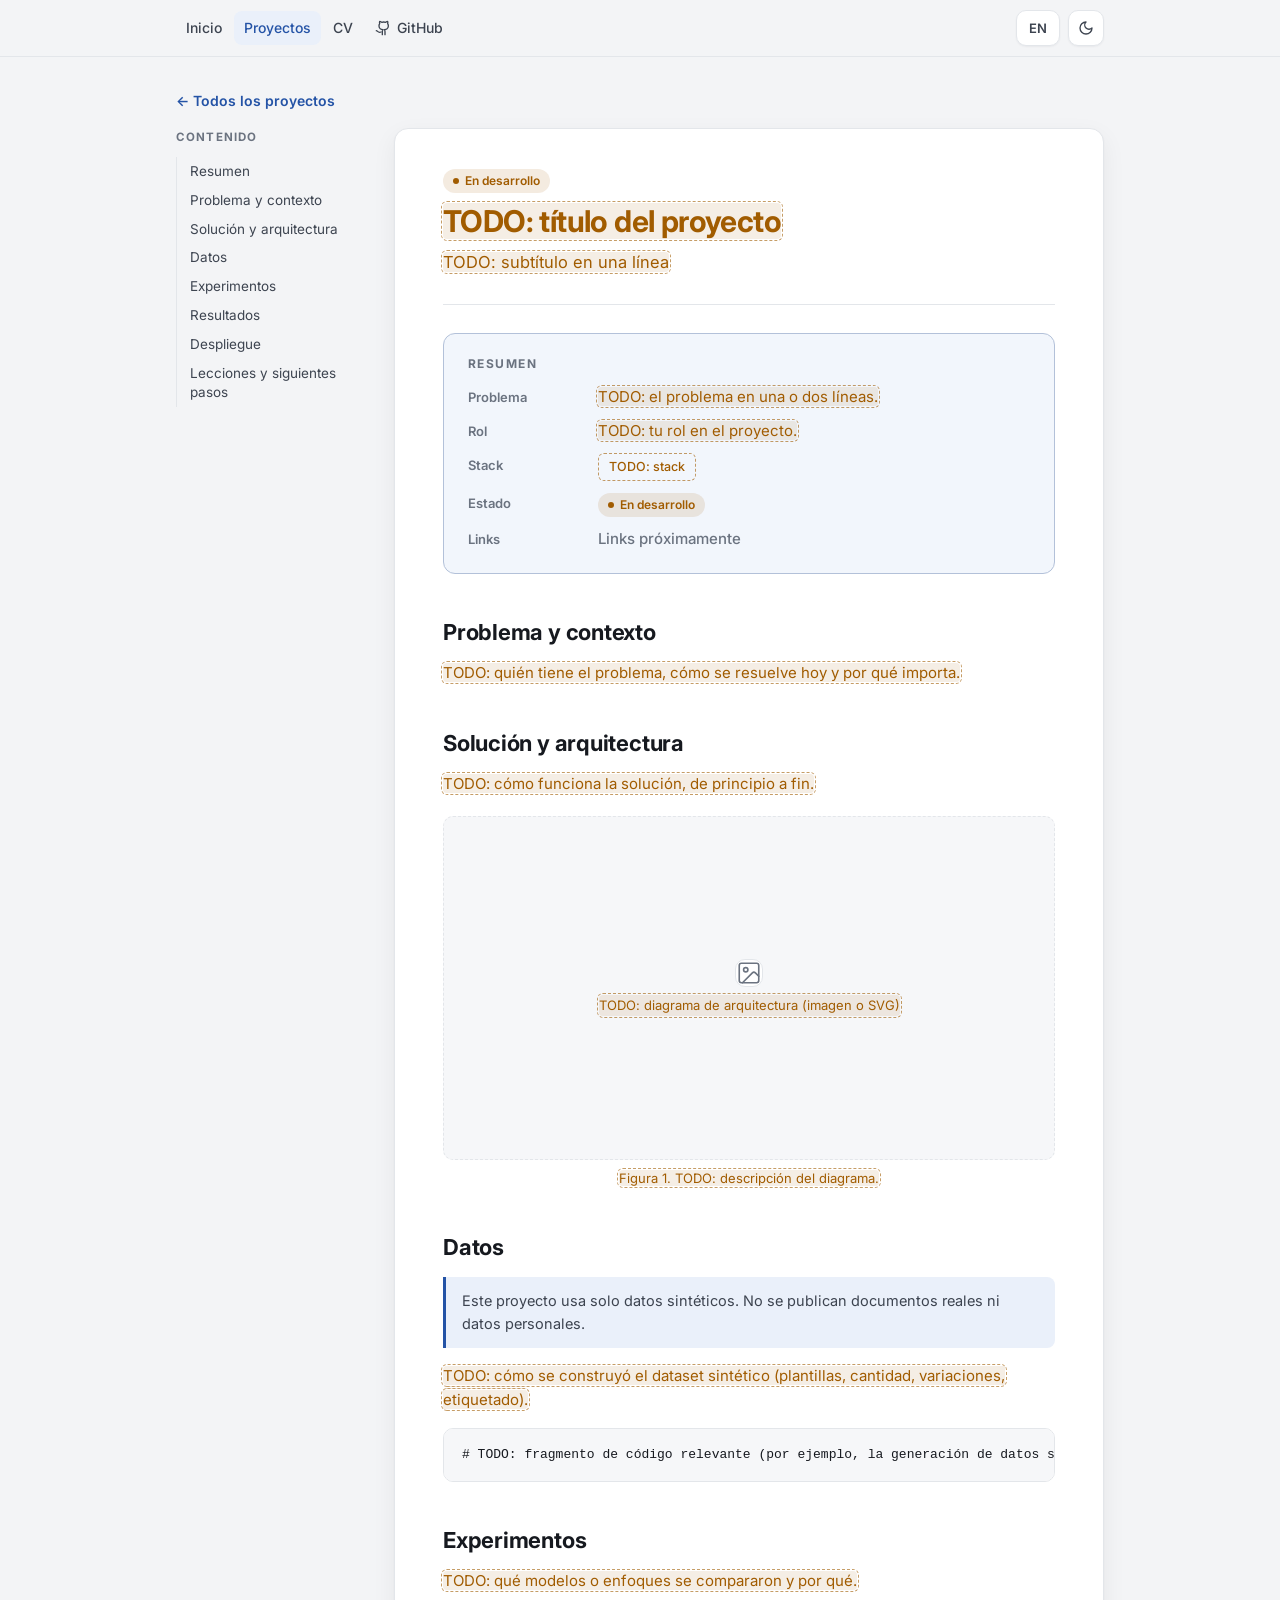
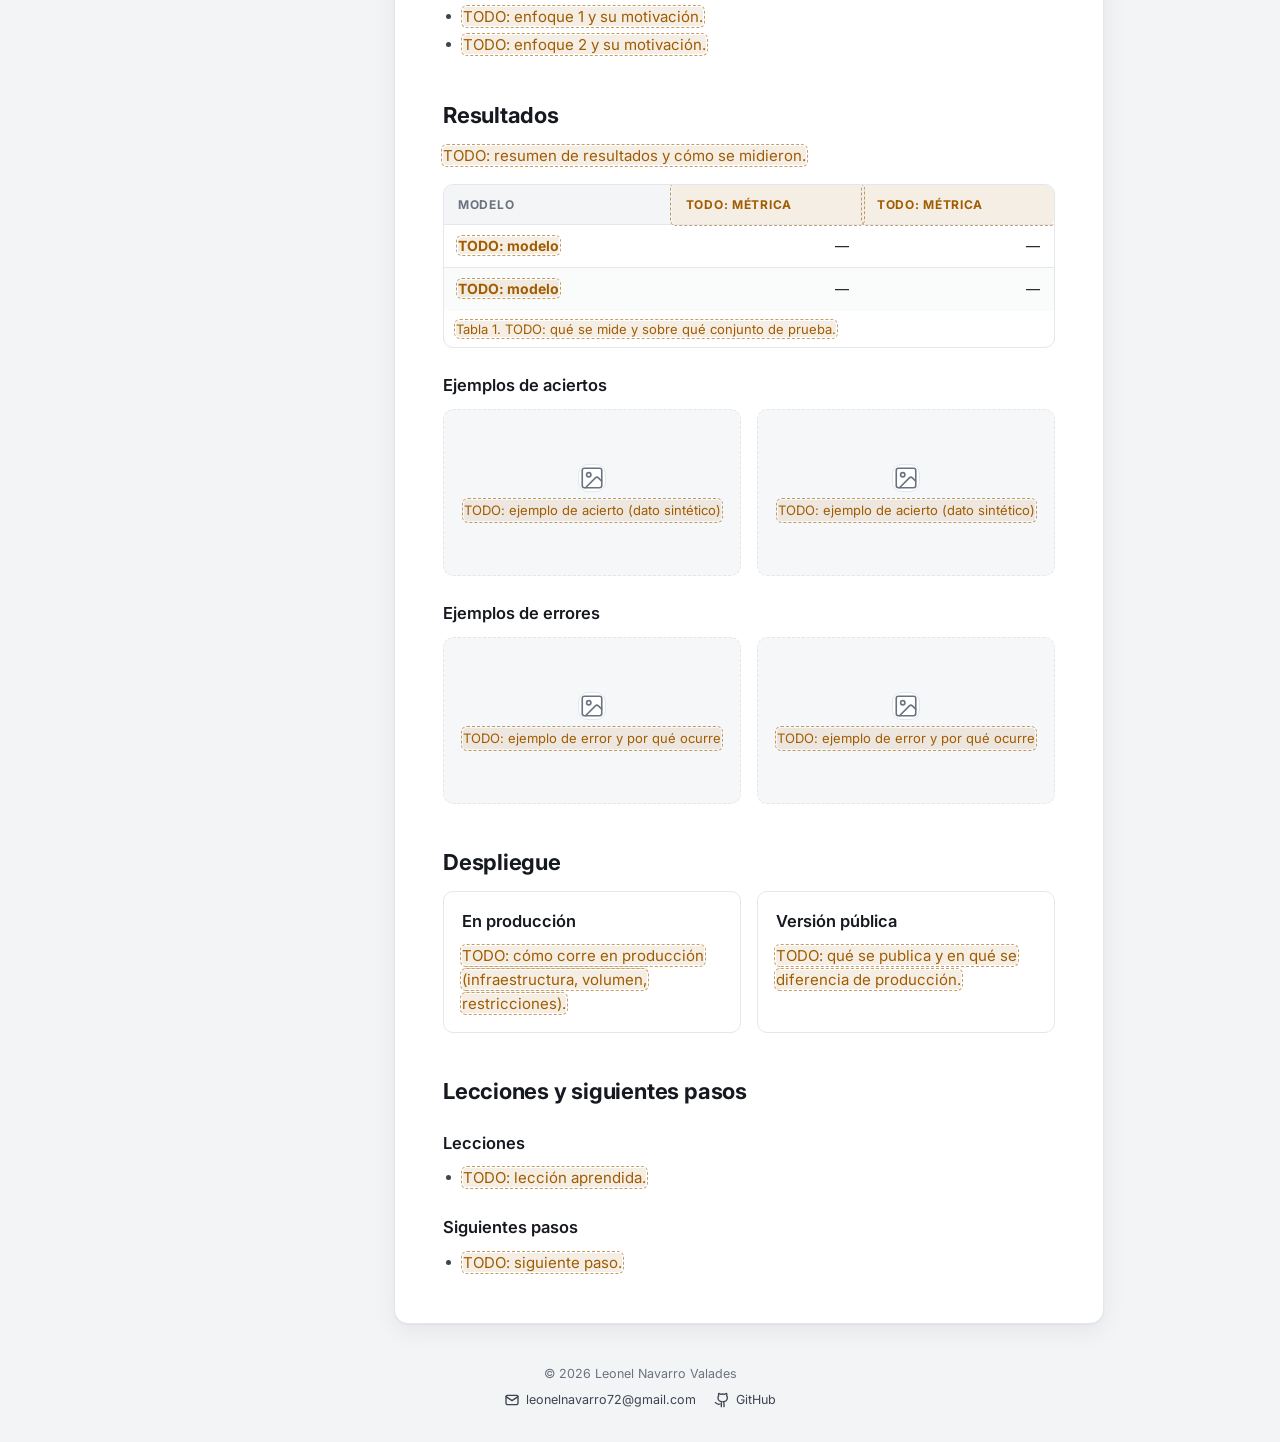
<file: proyectos/_plantilla/index.html>
<!DOCTYPE html>
<!--
  PLANTILLA DE CASO DE ESTUDIO (no está enlazada ni se indexa)

  Para crear un caso nuevo:
  1. Copia la carpeta /proyectos/_plantilla/ a /proyectos/<slug>/ (slug en minúsculas, con guiones).
  2. En este index.html:
     - Cambia <title>, meta description, canonical y og:* (busca "_plantilla" y "TODO:").
     - Quita <meta name="robots" content="noindex" />.
     - Llena las secciones. Quita la clase "todo" de cada texto que ya completes.
  3. En ./i18n.js escribe la versión en inglés de cada clave "pr.*".
  4. Enlaza el caso desde su tarjeta en /index.html y agrégalo a /sitemap.xml.

  Imágenes: guárdalas en /assets/img/proyectos/<slug>/ y usa
  <img src="..." alt="..." width="..." height="..." loading="lazy" />
  Nunca publiques documentos reales ni datos personales: solo datos sintéticos.
-->
<html lang="es">
<head>
  <meta charset="UTF-8" />
  <meta name="viewport" content="width=device-width, initial-scale=1.0" />
  <meta name="robots" content="noindex" />
  <title>TODO: título del proyecto — Leonel Navarro Valades</title>
  <meta name="description" content="TODO: descripción del caso de estudio en una o dos frases." />
  <meta name="author" content="Leonel Navarro Valades" />
  <link rel="canonical" href="https://leonelnv.github.io/proyectos/_plantilla/" />
  <meta property="og:type" content="article" />
  <meta property="og:title" content="TODO: título del proyecto — Leonel Navarro Valades" />
  <meta property="og:description" content="TODO: descripción del caso de estudio en una o dos frases." />
  <meta property="og:url" content="https://leonelnv.github.io/proyectos/_plantilla/" />
  <!-- TODO: cambiar por una imagen del proyecto (1200×630) cuando exista -->
  <meta property="og:image" content="https://leonelnv.github.io/assets/img/retrato.jpg" />
  <link rel="icon" href="data:image/svg+xml,%3Csvg xmlns='http://www.w3.org/2000/svg' viewBox='0 0 64 64'%3E%3Crect width='64' height='64' rx='14' fill='%232453a6'/%3E%3Ctext x='32' y='42' font-family='Arial,sans-serif' font-size='26' font-weight='700' fill='white' text-anchor='middle'%3ELN%3C/text%3E%3C/svg%3E" />

  <!-- Aplica el tema guardado antes de pintar, para evitar parpadeo -->
  <script>
    (function () {
      try {
        var t = localStorage.getItem("theme");
        if (t === "light" || t === "dark") document.documentElement.setAttribute("data-theme", t);
      } catch (e) {}
    })();
  </script>

  <link rel="preconnect" href="https://fonts.googleapis.com" />
  <link rel="preconnect" href="https://fonts.gstatic.com" crossorigin />
  <link href="https://fonts.googleapis.com/css2?family=Inter:wght@400;500;600;700&display=swap" rel="stylesheet" />
  <link rel="stylesheet" href="/assets/css/styles.css" />
  <link rel="stylesheet" href="/assets/css/caso.css" />
  <script src="/assets/i18n/caso.js" defer></script>
  <script src="i18n.js" defer></script>
  <script src="/assets/js/common.js" defer></script>
</head>
<body class="has-header">

  <!-- Iconos -->
  <svg width="0" height="0" style="position:absolute" aria-hidden="true">
    <symbol id="i-mail" viewBox="0 0 24 24"><rect x="3" y="5" width="18" height="14" rx="2"/><path d="m3 7 9 6 9-6"/></symbol>
    <symbol id="i-github" viewBox="0 0 24 24"><path d="M15 22v-4a4.8 4.8 0 0 0-1-3.5c3 0 6-2 6-5.5.1-1.3-.3-2.5-1-3.5.3-1.1.3-2.4 0-3.5 0 0-1 0-3 1.5a10.4 10.4 0 0 0-6 0C8 2 7 2 7 2c-.3 1.1-.3 2.4 0 3.5A5.4 5.4 0 0 0 6 9c0 3.5 3 5.5 6 5.5-.4.5-.7 1-.8 1.6-.2.6-.3 1.2-.2 1.9v4"/><path d="M9 18c-4.5 2-5-2-7-2"/></symbol>
    <symbol id="i-code" viewBox="0 0 24 24"><path d="m16 18 6-6-6-6M8 6l-6 6 6 6"/></symbol>
    <symbol id="i-play" viewBox="0 0 24 24"><circle cx="12" cy="12" r="10"/><path d="m10 8 6 4-6 4Z"/></symbol>
    <symbol id="i-image" viewBox="0 0 24 24"><rect x="3" y="3" width="18" height="18" rx="2"/><circle cx="9" cy="9" r="2"/><path d="m21 15-3.1-3.1a2 2 0 0 0-2.8 0L6 21"/></symbol>
    <symbol id="i-sun" viewBox="0 0 24 24"><circle cx="12" cy="12" r="4"/><path d="M12 2v2M12 20v2M4.9 4.9l1.4 1.4M17.7 17.7l1.4 1.4M2 12h2M20 12h2M4.9 19.1l1.4-1.4M17.7 6.3l1.4-1.4"/></symbol>
    <symbol id="i-moon" viewBox="0 0 24 24"><path d="M12 3a6 6 0 0 0 9 9 9 9 0 1 1-9-9Z"/></symbol>
  </svg>

  <header class="site-header">
    <div class="site-header-inner">
      <nav class="site-nav" aria-label="Navegación principal" data-i18n-attr="aria-label:nav.main">
        <ul>
          <li><a href="/" data-i18n="nav.home">Inicio</a></li>
          <li><a href="/#proyectos" aria-current="page" data-i18n="nav.projects">Proyectos</a></li>
          <li><a href="/cv/" data-i18n="nav.cv">CV</a></li>
          <li><a href="https://github.com/LeonelNV" target="_blank" rel="noopener" aria-label="GitHub"><svg class="icon" aria-hidden="true"><use href="#i-github"/></svg><span class="nav-label-optional">GitHub</span></a></li>
        </ul>
      </nav>
      <div class="site-tools">
        <button type="button" class="tb-btn" id="lang-toggle" aria-label="Switch to English">EN</button>
        <button type="button" class="tb-btn tb-icon" id="theme-toggle" aria-label="Cambiar tema">
          <svg class="icon icon-moon" aria-hidden="true"><use href="#i-moon"/></svg>
          <svg class="icon icon-sun" aria-hidden="true"><use href="#i-sun"/></svg>
        </button>
      </div>
    </div>
  </header>

  <main class="page">

    <a class="back-link" href="/#proyectos" data-i18n="cs.back">← Todos los proyectos</a>

    <div class="case-layout">

      <nav class="toc" aria-label="Índice" data-i18n-attr="aria-label:cs.tocAria">
        <p class="toc-title" data-i18n="cs.toc">Contenido</p>
        <ol>
          <li><a href="#resumen" data-i18n="cs.h.summary">Resumen</a></li>
          <li><a href="#problema" data-i18n="cs.h.problem">Problema y contexto</a></li>
          <li><a href="#solucion" data-i18n="cs.h.solution">Solución y arquitectura</a></li>
          <li><a href="#datos" data-i18n="cs.h.data">Datos</a></li>
          <li><a href="#experimentos" data-i18n="cs.h.experiments">Experimentos</a></li>
          <li><a href="#resultados" data-i18n="cs.h.results">Resultados</a></li>
          <li><a href="#despliegue" data-i18n="cs.h.deployment">Despliegue</a></li>
          <li><a href="#lecciones" data-i18n="cs.h.lessons">Lecciones y siguientes pasos</a></li>
        </ol>
      </nav>

      <article class="card case-article">

        <header class="case-header">
          <!-- Estado: badge--prod (status.prod) · badge--demo (status.demo) · badge--dev (status.dev) -->
          <span class="badge badge--dev" data-i18n="status.dev">En desarrollo</span>
          <h1><span class="todo" data-i18n="pr.title">TODO: título del proyecto</span></h1>
          <p class="case-subtitle"><span class="todo" data-i18n="pr.subtitle">TODO: subtítulo en una línea</span></p>
        </header>

        <!-- 1. Resumen -->
        <section class="summary-box case-section" id="resumen" aria-labelledby="h-resumen">
          <h2 id="h-resumen" data-i18n="cs.h.summary">Resumen</h2>
          <dl class="summary-list">
            <dt data-i18n="cs.sum.problem">Problema</dt>
            <dd><span class="todo" data-i18n="pr.sum.problem">TODO: el problema en una o dos líneas.</span></dd>

            <dt data-i18n="cs.sum.role">Rol</dt>
            <dd><span class="todo" data-i18n="pr.sum.role">TODO: tu rol en el proyecto.</span></dd>

            <dt data-i18n="cs.sum.stack">Stack</dt>
            <dd>
              <ul class="tags">
                <li class="todo" data-i18n="pr.sum.stack">TODO: stack</li>
              </ul>
            </dd>

            <dt data-i18n="cs.sum.status">Estado</dt>
            <dd><span class="badge badge--dev" data-i18n="status.dev">En desarrollo</span></dd>

            <dt data-i18n="cs.sum.links">Links</dt>
            <dd class="summary-links">
              <!-- TODO: URL del repositorio y de la demo. Los links con href="" se ocultan. -->
              <a href="" target="_blank" rel="noopener"><svg class="icon" aria-hidden="true"><use href="#i-code"/></svg><span data-i18n="cs.repo">Repositorio</span></a>
              <a href="" target="_blank" rel="noopener"><svg class="icon" aria-hidden="true"><use href="#i-play"/></svg><span data-i18n="cs.demo">Demo</span></a>
              <span class="summary-links-empty" data-i18n="cs.noLinks">Links próximamente</span>
            </dd>
          </dl>
        </section>

        <!-- 2. Problema y contexto -->
        <section class="case-section prose" id="problema" aria-labelledby="h-problema">
          <h2 id="h-problema" data-i18n="cs.h.problem">Problema y contexto</h2>
          <p><span class="todo" data-i18n="pr.problem.p1">TODO: quién tiene el problema, cómo se resuelve hoy y por qué importa.</span></p>
        </section>

        <!-- 3. Solución y arquitectura -->
        <section class="case-section prose" id="solucion" aria-labelledby="h-solucion">
          <h2 id="h-solucion" data-i18n="cs.h.solution">Solución y arquitectura</h2>
          <p><span class="todo" data-i18n="pr.solution.p1">TODO: cómo funciona la solución, de principio a fin.</span></p>
          <figure>
            <!-- TODO: reemplaza el placeholder por
                 <img src="/assets/img/proyectos/<slug>/arquitectura.webp" alt="Diagrama de arquitectura" width="1200" height="675" loading="lazy" />
                 o por un <svg> en línea. -->
            <div class="figure-placeholder">
              <svg class="icon" aria-hidden="true"><use href="#i-image"/></svg>
              <span class="todo" data-i18n="pr.solution.figTodo">TODO: diagrama de arquitectura (imagen o SVG)</span>
            </div>
            <figcaption><span class="todo" data-i18n="pr.solution.caption">Figura 1. TODO: descripción del diagrama.</span></figcaption>
          </figure>
        </section>

        <!-- 4. Datos -->
        <section class="case-section prose" id="datos" aria-labelledby="h-datos">
          <h2 id="h-datos" data-i18n="cs.h.data">Datos</h2>
          <p class="note" data-i18n="cs.syntheticNote">Este proyecto usa solo datos sintéticos. No se publican documentos reales ni datos personales.</p>
          <p><span class="todo" data-i18n="pr.data.p1">TODO: cómo se construyó el dataset sintético (plantillas, cantidad, variaciones, etiquetado).</span></p>
          <pre><code># TODO: fragmento de código relevante (por ejemplo, la generación de datos sintéticos)</code></pre>
        </section>

        <!-- 5. Experimentos -->
        <section class="case-section prose" id="experimentos" aria-labelledby="h-experimentos">
          <h2 id="h-experimentos" data-i18n="cs.h.experiments">Experimentos</h2>
          <p><span class="todo" data-i18n="pr.exp.p1">TODO: qué modelos o enfoques se compararon y por qué.</span></p>
          <ul>
            <li><span class="todo" data-i18n="pr.exp.li1">TODO: enfoque 1 y su motivación.</span></li>
            <li><span class="todo" data-i18n="pr.exp.li2">TODO: enfoque 2 y su motivación.</span></li>
          </ul>
        </section>

        <!-- 6. Resultados -->
        <section class="case-section prose" id="resultados" aria-labelledby="h-resultados">
          <h2 id="h-resultados" data-i18n="cs.h.results">Resultados</h2>
          <p><span class="todo" data-i18n="pr.results.p1">TODO: resumen de resultados y cómo se midieron.</span></p>
          <div class="table-wrap">
            <table>
              <caption><span class="todo" data-i18n="pr.results.caption">Tabla 1. TODO: qué se mide y sobre qué conjunto de prueba.</span></caption>
              <thead>
                <tr>
                  <th scope="col" data-i18n="cs.colModel">Modelo</th>
                  <th scope="col" class="todo" data-i18n="pr.results.col1">TODO: métrica</th>
                  <th scope="col" class="todo" data-i18n="pr.results.col2">TODO: métrica</th>
                </tr>
              </thead>
              <tbody>
                <tr>
                  <th scope="row"><span class="todo" data-i18n="pr.results.row1">TODO: modelo</span></th>
                  <td class="num">—</td>
                  <td class="num">—</td>
                </tr>
                <tr>
                  <th scope="row"><span class="todo" data-i18n="pr.results.row2">TODO: modelo</span></th>
                  <td class="num">—</td>
                  <td class="num">—</td>
                </tr>
              </tbody>
            </table>
          </div>

          <h3 data-i18n="cs.h.hits">Ejemplos de aciertos</h3>
          <div class="figure-grid">
            <figure>
              <div class="figure-placeholder">
                <svg class="icon" aria-hidden="true"><use href="#i-image"/></svg>
                <span class="todo" data-i18n="pr.results.hitTodo">TODO: ejemplo de acierto (dato sintético)</span>
              </div>
            </figure>
            <figure>
              <div class="figure-placeholder">
                <svg class="icon" aria-hidden="true"><use href="#i-image"/></svg>
                <span class="todo" data-i18n="pr.results.hitTodo">TODO: ejemplo de acierto (dato sintético)</span>
              </div>
            </figure>
          </div>

          <h3 data-i18n="cs.h.misses">Ejemplos de errores</h3>
          <div class="figure-grid">
            <figure>
              <div class="figure-placeholder">
                <svg class="icon" aria-hidden="true"><use href="#i-image"/></svg>
                <span class="todo" data-i18n="pr.results.missTodo">TODO: ejemplo de error y por qué ocurre</span>
              </div>
            </figure>
            <figure>
              <div class="figure-placeholder">
                <svg class="icon" aria-hidden="true"><use href="#i-image"/></svg>
                <span class="todo" data-i18n="pr.results.missTodo">TODO: ejemplo de error y por qué ocurre</span>
              </div>
            </figure>
          </div>
        </section>

        <!-- 7. Despliegue -->
        <section class="case-section prose" id="despliegue" aria-labelledby="h-despliegue">
          <h2 id="h-despliegue" data-i18n="cs.h.deployment">Despliegue</h2>
          <div class="compare">
            <div>
              <h3 data-i18n="cs.h.prod">En producción</h3>
              <p><span class="todo" data-i18n="pr.deploy.prod">TODO: cómo corre en producción (infraestructura, volumen, restricciones).</span></p>
            </div>
            <div>
              <h3 data-i18n="cs.h.public">Versión pública</h3>
              <p><span class="todo" data-i18n="pr.deploy.public">TODO: qué se publica y en qué se diferencia de producción.</span></p>
            </div>
          </div>
        </section>

        <!-- 8. Lecciones y siguientes pasos -->
        <section class="case-section prose" id="lecciones" aria-labelledby="h-lecciones">
          <h2 id="h-lecciones" data-i18n="cs.h.lessons">Lecciones y siguientes pasos</h2>
          <h3 data-i18n="cs.h.lessonsSub">Lecciones</h3>
          <ul>
            <li><span class="todo" data-i18n="pr.lessons.li1">TODO: lección aprendida.</span></li>
          </ul>
          <h3 data-i18n="cs.h.next">Siguientes pasos</h3>
          <ul>
            <li><span class="todo" data-i18n="pr.next.li1">TODO: siguiente paso.</span></li>
          </ul>
        </section>

      </article>
    </div>
  </main>

  <footer class="page-footer site-footer">
    <span>© <span id="year">2026</span> Leonel Navarro Valades</span>
    <div class="footer-links">
      <a href="mailto:leonelnavarro72@gmail.com"><svg class="icon" aria-hidden="true"><use href="#i-mail"/></svg>leonelnavarro72@gmail.com</a>
      <a href="https://github.com/LeonelNV" target="_blank" rel="noopener"><svg class="icon" aria-hidden="true"><use href="#i-github"/></svg>GitHub</a>
    </div>
  </footer>

</body>
</html>
</file>
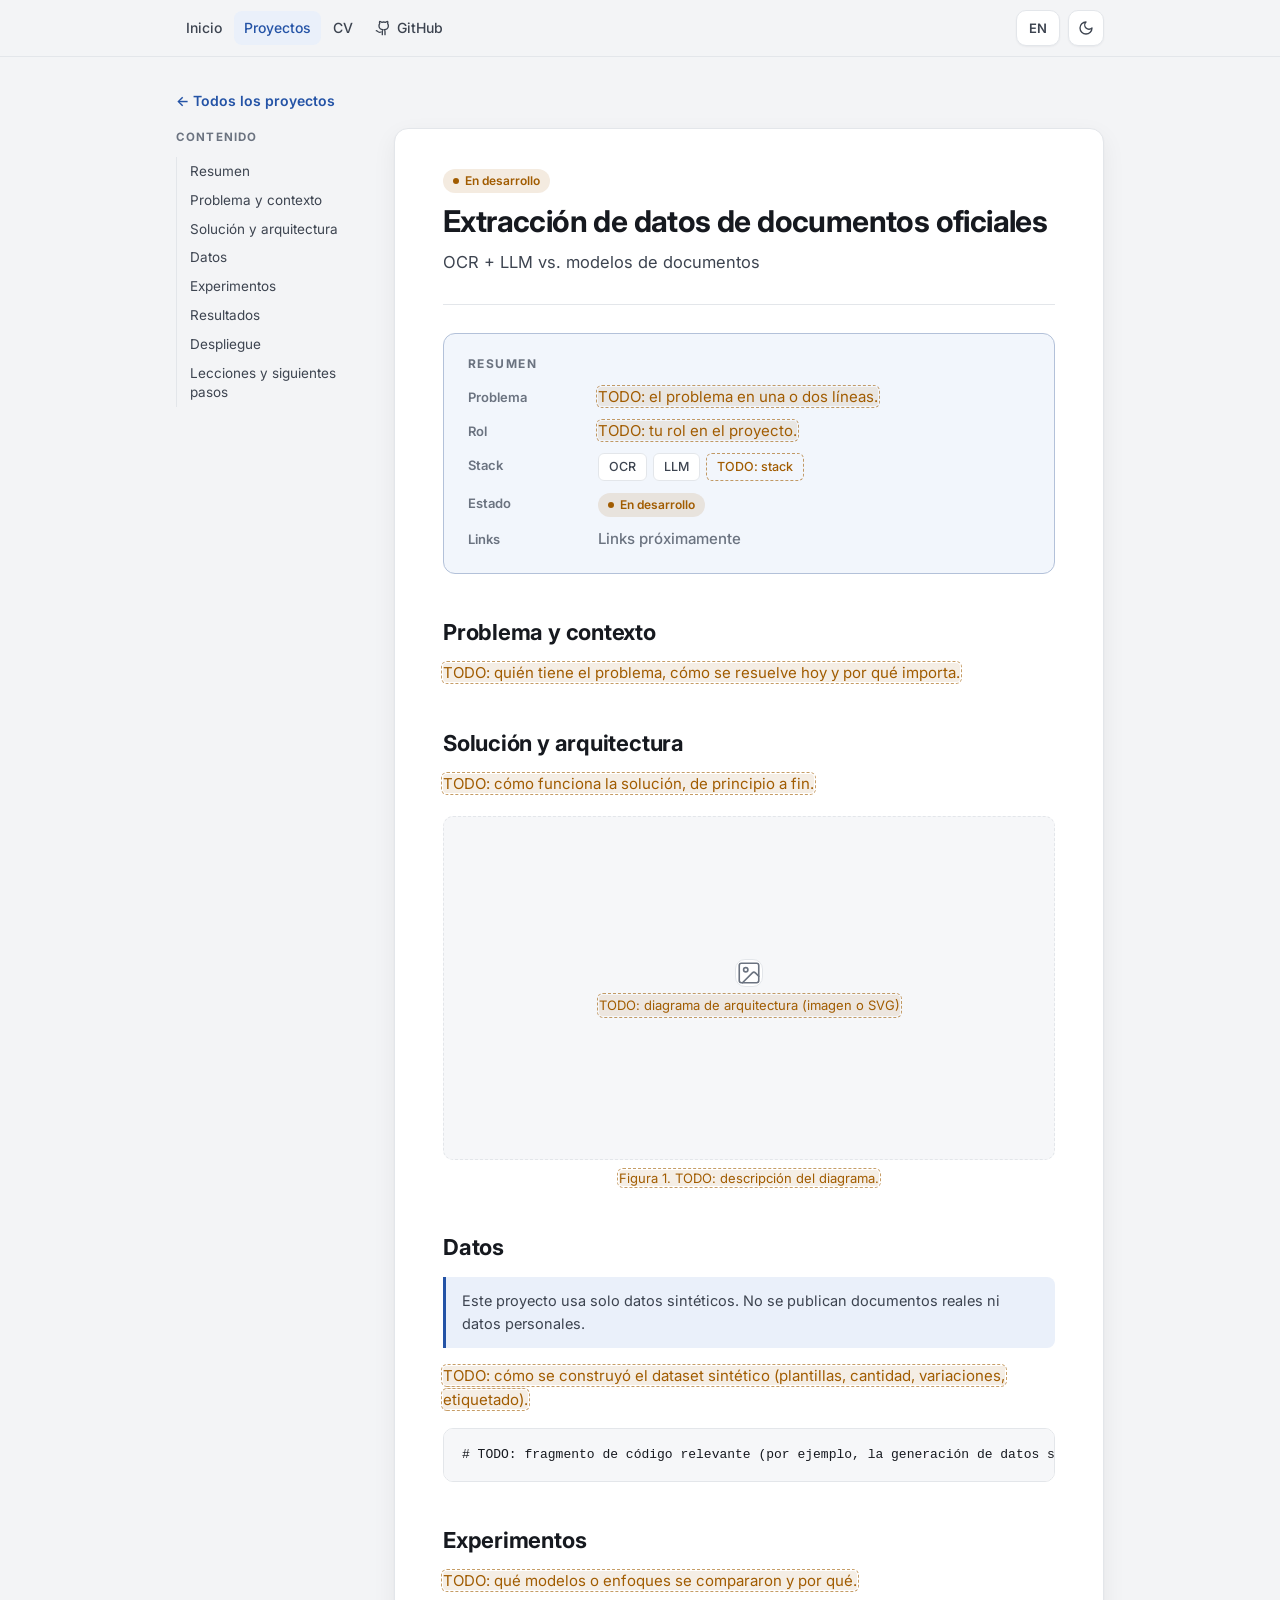
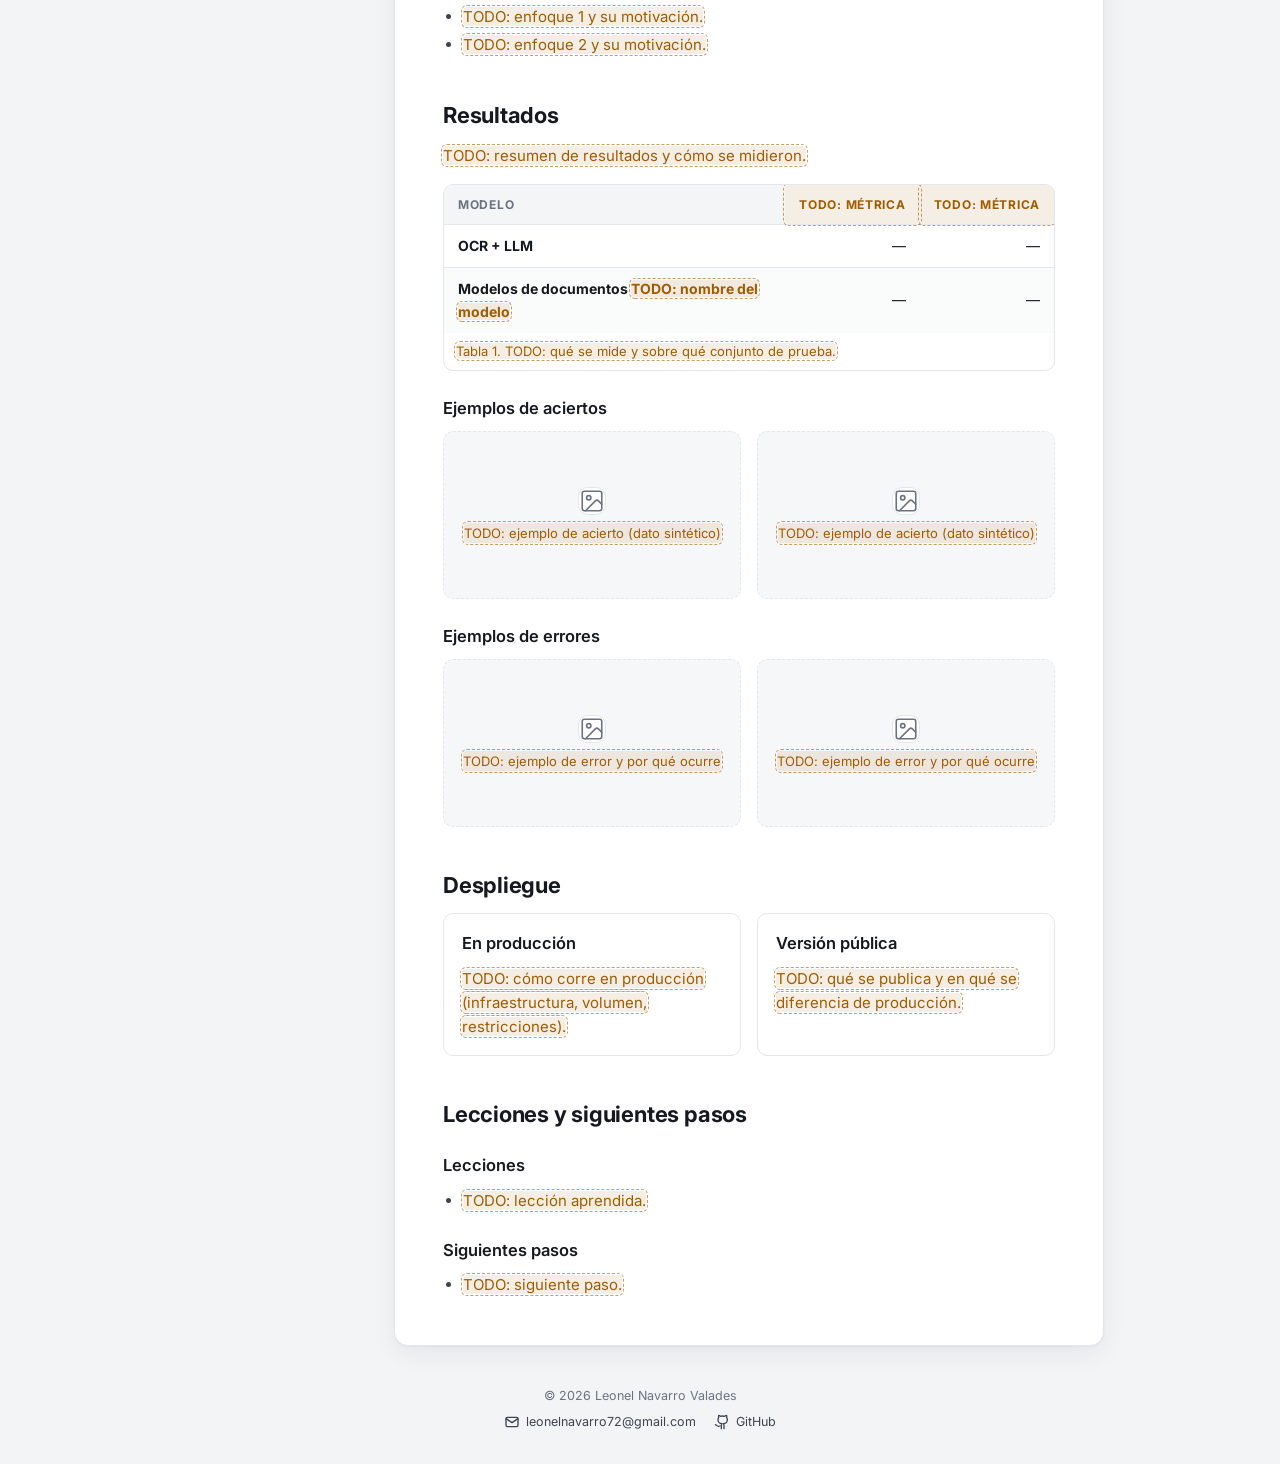
<file: proyectos/extraccion-documentos/index.html>
<!DOCTYPE html>
<!-- Caso de estudio creado a partir de /proyectos/_plantilla/. Ver instrucciones ahí. -->
<html lang="es">
<head>
  <meta charset="UTF-8" />
  <meta name="viewport" content="width=device-width, initial-scale=1.0" />
  <title>Extracción de datos de documentos oficiales — Leonel Navarro Valades</title>
  <meta name="description" content="TODO: descripción del caso de estudio en una o dos frases." />
  <meta name="author" content="Leonel Navarro Valades" />
  <link rel="canonical" href="https://leonelnv.github.io/proyectos/extraccion-documentos/" />
  <meta property="og:type" content="article" />
  <meta property="og:title" content="Extracción de datos de documentos oficiales — Leonel Navarro Valades" />
  <meta property="og:description" content="TODO: descripción del caso de estudio en una o dos frases." />
  <meta property="og:url" content="https://leonelnv.github.io/proyectos/extraccion-documentos/" />
  <!-- TODO: cambiar por una imagen del proyecto (1200×630) cuando exista -->
  <meta property="og:image" content="https://leonelnv.github.io/assets/img/retrato.jpg" />
  <link rel="icon" href="data:image/svg+xml,%3Csvg xmlns='http://www.w3.org/2000/svg' viewBox='0 0 64 64'%3E%3Crect width='64' height='64' rx='14' fill='%232453a6'/%3E%3Ctext x='32' y='42' font-family='Arial,sans-serif' font-size='26' font-weight='700' fill='white' text-anchor='middle'%3ELN%3C/text%3E%3C/svg%3E" />

  <!-- Aplica el tema guardado antes de pintar, para evitar parpadeo -->
  <script>
    (function () {
      try {
        var t = localStorage.getItem("theme");
        if (t === "light" || t === "dark") document.documentElement.setAttribute("data-theme", t);
      } catch (e) {}
    })();
  </script>

  <link rel="preconnect" href="https://fonts.googleapis.com" />
  <link rel="preconnect" href="https://fonts.gstatic.com" crossorigin />
  <link href="https://fonts.googleapis.com/css2?family=Inter:wght@400;500;600;700&display=swap" rel="stylesheet" />
  <link rel="stylesheet" href="/assets/css/styles.css" />
  <link rel="stylesheet" href="/assets/css/caso.css" />
  <script src="/assets/i18n/caso.js" defer></script>
  <script src="i18n.js" defer></script>
  <script src="/assets/js/common.js" defer></script>
</head>
<body class="has-header">

  <!-- Iconos -->
  <svg width="0" height="0" style="position:absolute" aria-hidden="true">
    <symbol id="i-mail" viewBox="0 0 24 24"><rect x="3" y="5" width="18" height="14" rx="2"/><path d="m3 7 9 6 9-6"/></symbol>
    <symbol id="i-github" viewBox="0 0 24 24"><path d="M15 22v-4a4.8 4.8 0 0 0-1-3.5c3 0 6-2 6-5.5.1-1.3-.3-2.5-1-3.5.3-1.1.3-2.4 0-3.5 0 0-1 0-3 1.5a10.4 10.4 0 0 0-6 0C8 2 7 2 7 2c-.3 1.1-.3 2.4 0 3.5A5.4 5.4 0 0 0 6 9c0 3.5 3 5.5 6 5.5-.4.5-.7 1-.8 1.6-.2.6-.3 1.2-.2 1.9v4"/><path d="M9 18c-4.5 2-5-2-7-2"/></symbol>
    <symbol id="i-code" viewBox="0 0 24 24"><path d="m16 18 6-6-6-6M8 6l-6 6 6 6"/></symbol>
    <symbol id="i-play" viewBox="0 0 24 24"><circle cx="12" cy="12" r="10"/><path d="m10 8 6 4-6 4Z"/></symbol>
    <symbol id="i-image" viewBox="0 0 24 24"><rect x="3" y="3" width="18" height="18" rx="2"/><circle cx="9" cy="9" r="2"/><path d="m21 15-3.1-3.1a2 2 0 0 0-2.8 0L6 21"/></symbol>
    <symbol id="i-sun" viewBox="0 0 24 24"><circle cx="12" cy="12" r="4"/><path d="M12 2v2M12 20v2M4.9 4.9l1.4 1.4M17.7 17.7l1.4 1.4M2 12h2M20 12h2M4.9 19.1l1.4-1.4M17.7 6.3l1.4-1.4"/></symbol>
    <symbol id="i-moon" viewBox="0 0 24 24"><path d="M12 3a6 6 0 0 0 9 9 9 9 0 1 1-9-9Z"/></symbol>
  </svg>

  <header class="site-header">
    <div class="site-header-inner">
      <nav class="site-nav" aria-label="Navegación principal" data-i18n-attr="aria-label:nav.main">
        <ul>
          <li><a href="/" data-i18n="nav.home">Inicio</a></li>
          <li><a href="/#proyectos" aria-current="page" data-i18n="nav.projects">Proyectos</a></li>
          <li><a href="/cv/" data-i18n="nav.cv">CV</a></li>
          <li><a href="https://github.com/LeonelNV" target="_blank" rel="noopener" aria-label="GitHub"><svg class="icon" aria-hidden="true"><use href="#i-github"/></svg><span class="nav-label-optional">GitHub</span></a></li>
        </ul>
      </nav>
      <div class="site-tools">
        <button type="button" class="tb-btn" id="lang-toggle" aria-label="Switch to English">EN</button>
        <button type="button" class="tb-btn tb-icon" id="theme-toggle" aria-label="Cambiar tema">
          <svg class="icon icon-moon" aria-hidden="true"><use href="#i-moon"/></svg>
          <svg class="icon icon-sun" aria-hidden="true"><use href="#i-sun"/></svg>
        </button>
      </div>
    </div>
  </header>

  <main class="page">

    <a class="back-link" href="/#proyectos" data-i18n="cs.back">← Todos los proyectos</a>

    <div class="case-layout">

      <nav class="toc" aria-label="Índice" data-i18n-attr="aria-label:cs.tocAria">
        <p class="toc-title" data-i18n="cs.toc">Contenido</p>
        <ol>
          <li><a href="#resumen" data-i18n="cs.h.summary">Resumen</a></li>
          <li><a href="#problema" data-i18n="cs.h.problem">Problema y contexto</a></li>
          <li><a href="#solucion" data-i18n="cs.h.solution">Solución y arquitectura</a></li>
          <li><a href="#datos" data-i18n="cs.h.data">Datos</a></li>
          <li><a href="#experimentos" data-i18n="cs.h.experiments">Experimentos</a></li>
          <li><a href="#resultados" data-i18n="cs.h.results">Resultados</a></li>
          <li><a href="#despliegue" data-i18n="cs.h.deployment">Despliegue</a></li>
          <li><a href="#lecciones" data-i18n="cs.h.lessons">Lecciones y siguientes pasos</a></li>
        </ol>
      </nav>

      <article class="card case-article">

        <header class="case-header">
          <!-- Estado: badge--prod (status.prod) · badge--demo (status.demo) · badge--dev (status.dev) -->
          <span class="badge badge--dev" data-i18n="status.dev">En desarrollo</span>
          <h1><span data-i18n="pr.title">Extracción de datos de documentos oficiales</span></h1>
          <p class="case-subtitle"><span data-i18n="pr.subtitle">OCR + LLM vs. modelos de documentos</span></p>
        </header>

        <!-- 1. Resumen -->
        <section class="summary-box case-section" id="resumen" aria-labelledby="h-resumen">
          <h2 id="h-resumen" data-i18n="cs.h.summary">Resumen</h2>
          <dl class="summary-list">
            <dt data-i18n="cs.sum.problem">Problema</dt>
            <dd><span class="todo" data-i18n="pr.sum.problem">TODO: el problema en una o dos líneas.</span></dd>

            <dt data-i18n="cs.sum.role">Rol</dt>
            <dd><span class="todo" data-i18n="pr.sum.role">TODO: tu rol en el proyecto.</span></dd>

            <dt data-i18n="cs.sum.stack">Stack</dt>
            <dd>
              <ul class="tags">
                <li>OCR</li><li>LLM</li>
                <li class="todo" data-i18n="pr.sum.stack">TODO: stack</li>
              </ul>
            </dd>

            <dt data-i18n="cs.sum.status">Estado</dt>
            <dd><span class="badge badge--dev" data-i18n="status.dev">En desarrollo</span></dd>

            <dt data-i18n="cs.sum.links">Links</dt>
            <dd class="summary-links">
              <!-- TODO: URL del repositorio y de la demo. Los links con href="" se ocultan. -->
              <a href="" target="_blank" rel="noopener"><svg class="icon" aria-hidden="true"><use href="#i-code"/></svg><span data-i18n="cs.repo">Repositorio</span></a>
              <a href="" target="_blank" rel="noopener"><svg class="icon" aria-hidden="true"><use href="#i-play"/></svg><span data-i18n="cs.demo">Demo</span></a>
              <span class="summary-links-empty" data-i18n="cs.noLinks">Links próximamente</span>
            </dd>
          </dl>
        </section>

        <!-- 2. Problema y contexto -->
        <section class="case-section prose" id="problema" aria-labelledby="h-problema">
          <h2 id="h-problema" data-i18n="cs.h.problem">Problema y contexto</h2>
          <p><span class="todo" data-i18n="pr.problem.p1">TODO: quién tiene el problema, cómo se resuelve hoy y por qué importa.</span></p>
        </section>

        <!-- 3. Solución y arquitectura -->
        <section class="case-section prose" id="solucion" aria-labelledby="h-solucion">
          <h2 id="h-solucion" data-i18n="cs.h.solution">Solución y arquitectura</h2>
          <p><span class="todo" data-i18n="pr.solution.p1">TODO: cómo funciona la solución, de principio a fin.</span></p>
          <figure>
            <!-- TODO: reemplaza el placeholder por
                 <img src="/assets/img/proyectos/<slug>/arquitectura.webp" alt="Diagrama de arquitectura" width="1200" height="675" loading="lazy" />
                 o por un <svg> en línea. -->
            <div class="figure-placeholder">
              <svg class="icon" aria-hidden="true"><use href="#i-image"/></svg>
              <span class="todo" data-i18n="pr.solution.figTodo">TODO: diagrama de arquitectura (imagen o SVG)</span>
            </div>
            <figcaption><span class="todo" data-i18n="pr.solution.caption">Figura 1. TODO: descripción del diagrama.</span></figcaption>
          </figure>
        </section>

        <!-- 4. Datos -->
        <section class="case-section prose" id="datos" aria-labelledby="h-datos">
          <h2 id="h-datos" data-i18n="cs.h.data">Datos</h2>
          <p class="note" data-i18n="cs.syntheticNote">Este proyecto usa solo datos sintéticos. No se publican documentos reales ni datos personales.</p>
          <p><span class="todo" data-i18n="pr.data.p1">TODO: cómo se construyó el dataset sintético (plantillas, cantidad, variaciones, etiquetado).</span></p>
          <pre><code># TODO: fragmento de código relevante (por ejemplo, la generación de datos sintéticos)</code></pre>
        </section>

        <!-- 5. Experimentos -->
        <section class="case-section prose" id="experimentos" aria-labelledby="h-experimentos">
          <h2 id="h-experimentos" data-i18n="cs.h.experiments">Experimentos</h2>
          <p><span class="todo" data-i18n="pr.exp.p1">TODO: qué modelos o enfoques se compararon y por qué.</span></p>
          <ul>
            <li><span class="todo" data-i18n="pr.exp.li1">TODO: enfoque 1 y su motivación.</span></li>
            <li><span class="todo" data-i18n="pr.exp.li2">TODO: enfoque 2 y su motivación.</span></li>
          </ul>
        </section>

        <!-- 6. Resultados -->
        <section class="case-section prose" id="resultados" aria-labelledby="h-resultados">
          <h2 id="h-resultados" data-i18n="cs.h.results">Resultados</h2>
          <p><span class="todo" data-i18n="pr.results.p1">TODO: resumen de resultados y cómo se midieron.</span></p>
          <div class="table-wrap">
            <table>
              <caption><span class="todo" data-i18n="pr.results.caption">Tabla 1. TODO: qué se mide y sobre qué conjunto de prueba.</span></caption>
              <thead>
                <tr>
                  <th scope="col" data-i18n="cs.colModel">Modelo</th>
                  <th scope="col" class="todo" data-i18n="pr.results.col1">TODO: métrica</th>
                  <th scope="col" class="todo" data-i18n="pr.results.col2">TODO: métrica</th>
                </tr>
              </thead>
              <tbody>
                <tr>
                  <th scope="row"><span data-i18n="pr.results.row1">OCR + LLM</span></th>
                  <td class="num">—</td>
                  <td class="num">—</td>
                </tr>
                <tr>
                  <th scope="row"><span data-i18n="pr.results.row2">Modelos de documentos</span> <span class="todo" data-i18n="pr.results.row2Todo">TODO: nombre del modelo</span></th>
                  <td class="num">—</td>
                  <td class="num">—</td>
                </tr>
              </tbody>
            </table>
          </div>

          <h3 data-i18n="cs.h.hits">Ejemplos de aciertos</h3>
          <div class="figure-grid">
            <figure>
              <div class="figure-placeholder">
                <svg class="icon" aria-hidden="true"><use href="#i-image"/></svg>
                <span class="todo" data-i18n="pr.results.hitTodo">TODO: ejemplo de acierto (dato sintético)</span>
              </div>
            </figure>
            <figure>
              <div class="figure-placeholder">
                <svg class="icon" aria-hidden="true"><use href="#i-image"/></svg>
                <span class="todo" data-i18n="pr.results.hitTodo">TODO: ejemplo de acierto (dato sintético)</span>
              </div>
            </figure>
          </div>

          <h3 data-i18n="cs.h.misses">Ejemplos de errores</h3>
          <div class="figure-grid">
            <figure>
              <div class="figure-placeholder">
                <svg class="icon" aria-hidden="true"><use href="#i-image"/></svg>
                <span class="todo" data-i18n="pr.results.missTodo">TODO: ejemplo de error y por qué ocurre</span>
              </div>
            </figure>
            <figure>
              <div class="figure-placeholder">
                <svg class="icon" aria-hidden="true"><use href="#i-image"/></svg>
                <span class="todo" data-i18n="pr.results.missTodo">TODO: ejemplo de error y por qué ocurre</span>
              </div>
            </figure>
          </div>
        </section>

        <!-- 7. Despliegue -->
        <section class="case-section prose" id="despliegue" aria-labelledby="h-despliegue">
          <h2 id="h-despliegue" data-i18n="cs.h.deployment">Despliegue</h2>
          <div class="compare">
            <div>
              <h3 data-i18n="cs.h.prod">En producción</h3>
              <p><span class="todo" data-i18n="pr.deploy.prod">TODO: cómo corre en producción (infraestructura, volumen, restricciones).</span></p>
            </div>
            <div>
              <h3 data-i18n="cs.h.public">Versión pública</h3>
              <p><span class="todo" data-i18n="pr.deploy.public">TODO: qué se publica y en qué se diferencia de producción.</span></p>
            </div>
          </div>
        </section>

        <!-- 8. Lecciones y siguientes pasos -->
        <section class="case-section prose" id="lecciones" aria-labelledby="h-lecciones">
          <h2 id="h-lecciones" data-i18n="cs.h.lessons">Lecciones y siguientes pasos</h2>
          <h3 data-i18n="cs.h.lessonsSub">Lecciones</h3>
          <ul>
            <li><span class="todo" data-i18n="pr.lessons.li1">TODO: lección aprendida.</span></li>
          </ul>
          <h3 data-i18n="cs.h.next">Siguientes pasos</h3>
          <ul>
            <li><span class="todo" data-i18n="pr.next.li1">TODO: siguiente paso.</span></li>
          </ul>
        </section>

      </article>
    </div>
  </main>

  <footer class="page-footer site-footer">
    <span>© <span id="year">2026</span> Leonel Navarro Valades</span>
    <div class="footer-links">
      <a href="mailto:leonelnavarro72@gmail.com"><svg class="icon" aria-hidden="true"><use href="#i-mail"/></svg>leonelnavarro72@gmail.com</a>
      <a href="https://github.com/LeonelNV" target="_blank" rel="noopener"><svg class="icon" aria-hidden="true"><use href="#i-github"/></svg>GitHub</a>
    </div>
  </footer>

</body>
</html>
</file>
<file: Styles.css>
/* ==========================================================================
   Tokens
   ========================================================================== */

:root {
  --bg: #f3f4f6;
  --paper: #ffffff;
  --text: #16191f;
  --text-2: #3d4450;
  --muted: #6b7380;
  --border: #e3e6ea;
  --accent: #2453a6;
  --accent-soft: #eaf0fa;
  --tag-bg: #f4f5f7;
  --shadow: 0 1px 2px rgba(16, 24, 40, .04), 0 8px 24px rgba(16, 24, 40, .06);

  --radius: 14px;
  --font: "Inter", system-ui, -apple-system, "Segoe UI", Roboto, sans-serif;
  color-scheme: light;
}

@media (prefers-color-scheme: dark) {
  :root:not([data-theme="light"]) {
    --bg: #0d1015;
    --paper: #151a21;
    --text: #e8ebef;
    --text-2: #c3c9d2;
    --muted: #8d96a3;
    --border: #262d37;
    --accent: #84a9ec;
    --accent-soft: #1b2638;
    --tag-bg: #1c222b;
    --shadow: 0 1px 2px rgba(0, 0, 0, .3), 0 8px 24px rgba(0, 0, 0, .25);
    color-scheme: dark;
  }
}

:root[data-theme="dark"] {
  --bg: #0d1015;
  --paper: #151a21;
  --text: #e8ebef;
  --text-2: #c3c9d2;
  --muted: #8d96a3;
  --border: #262d37;
  --accent: #84a9ec;
  --accent-soft: #1b2638;
  --tag-bg: #1c222b;
  --shadow: 0 1px 2px rgba(0, 0, 0, .3), 0 8px 24px rgba(0, 0, 0, .25);
  color-scheme: dark;
}

/* ==========================================================================
   Base
   ========================================================================== */

*,
*::before,
*::after {
  box-sizing: border-box;
}

body {
  margin: 0;
  background: var(--bg);
  color: var(--text);
  font-family: var(--font);
  font-size: 15px;
  line-height: 1.6;
  -webkit-font-smoothing: antialiased;
  padding: 72px 16px 32px;
}

h1, h2, h3, p, ul {
  margin: 0;
}

ul {
  padding: 0;
  list-style: none;
}

a {
  color: var(--accent);
  text-decoration: none;
}

a:hover {
  text-decoration: underline;
  text-underline-offset: 3px;
}

:focus-visible {
  outline: 2px solid var(--accent);
  outline-offset: 2px;
  border-radius: 4px;
}

.icon {
  width: 16px;
  height: 16px;
  flex: none;
  fill: none;
  stroke: currentColor;
  stroke-width: 2;
  stroke-linecap: round;
  stroke-linejoin: round;
}

/* ==========================================================================
   Toolbar
   ========================================================================== */

.toolbar {
  position: fixed;
  top: 16px;
  right: 16px;
  z-index: 10;
  display: flex;
  gap: 8px;
}

.tb-btn {
  display: inline-flex;
  align-items: center;
  gap: 6px;
  height: 36px;
  padding: 0 12px;
  border: 1px solid var(--border);
  border-radius: 10px;
  background: var(--paper);
  color: var(--text-2);
  font: 600 13px/1 var(--font);
  cursor: pointer;
  box-shadow: 0 1px 2px rgba(16, 24, 40, .05);
  transition: border-color .15s, color .15s, background .15s;
}

.tb-btn:hover {
  border-color: var(--accent);
  color: var(--accent);
}

.tb-icon {
  width: 36px;
  padding: 0;
  justify-content: center;
}

.tb-primary {
  background: var(--accent);
  border-color: var(--accent);
  color: #fff;
}

.tb-primary:hover {
  color: #fff;
  filter: brightness(1.08);
}

:root[data-theme="dark"] .tb-primary,
:root[data-theme="dark"] .tb-primary:hover {
  color: #0d1015;
}

@media (prefers-color-scheme: dark) {
  :root:not([data-theme="light"]) .tb-primary,
  :root:not([data-theme="light"]) .tb-primary:hover {
    color: #0d1015;
  }
}

/* Icono de tema: luna en claro, sol en oscuro */
.icon-sun { display: none; }
:root[data-theme="dark"] .icon-sun { display: block; }
:root[data-theme="dark"] .icon-moon { display: none; }

@media (prefers-color-scheme: dark) {
  :root:not([data-theme="light"]) .icon-sun { display: block; }
  :root:not([data-theme="light"]) .icon-moon { display: none; }
}

/* ==========================================================================
   Documento
   ========================================================================== */

.cv {
  max-width: 960px;
  margin: 0 auto;
  background: var(--paper);
  border: 1px solid var(--border);
  border-radius: var(--radius);
  box-shadow: var(--shadow);
  overflow: hidden;
}

/* Encabezado ---------------------------------------------------------------- */

.cv-header {
  display: flex;
  align-items: center;
  gap: 28px;
  padding: 40px 48px 36px;
  border-bottom: 1px solid var(--border);
}

.avatar {
  width: 112px;
  height: 112px;
  flex: none;
  border-radius: 50%;
  object-fit: cover;
  border: 1px solid var(--border);
}

.identity h1 {
  font-size: 30px;
  line-height: 1.15;
  font-weight: 700;
  letter-spacing: -0.02em;
}

.role {
  margin-top: 4px;
  font-size: 16px;
  font-weight: 500;
  color: var(--accent);
}

.contact {
  display: flex;
  flex-wrap: wrap;
  gap: 6px 20px;
  margin-top: 16px;
  font-size: 13.5px;
  color: var(--text-2);
}

.contact li {
  display: inline-flex;
  align-items: center;
  gap: 7px;
}

.contact .icon {
  width: 15px;
  height: 15px;
  color: var(--muted);
}

.contact a {
  color: inherit;
}

.contact a:hover {
  color: var(--accent);
}

/* Cuerpo ------------------------------------------------------------------- */

.cv-body {
  display: grid;
  grid-template-columns: minmax(0, 1fr) 280px;
}

.cv-main {
  padding: 36px 48px 40px;
}

.cv-side {
  padding: 36px 32px 40px;
  background: color-mix(in srgb, var(--tag-bg) 55%, var(--paper));
  border-left: 1px solid var(--border);
}

/* Secciones ---------------------------------------------------------------- */

.section + .section {
  margin-top: 36px;
}

.section > h2 {
  display: flex;
  align-items: center;
  gap: 12px;
  margin-bottom: 18px;
  font-size: 12px;
  font-weight: 700;
  letter-spacing: .12em;
  text-transform: uppercase;
  color: var(--muted);
}

.section > h2::after {
  content: "";
  flex: 1;
  height: 1px;
  background: var(--border);
}

.summary {
  color: var(--text-2);
}

/* Entradas (experiencia, educación, proyectos) ----------------------------- */

.entry + .entry {
  margin-top: 24px;
}

.entry-head {
  display: flex;
  align-items: baseline;
  justify-content: space-between;
  gap: 4px 16px;
  flex-wrap: wrap;
}

.entry h3 {
  font-size: 16px;
  font-weight: 600;
  line-height: 1.4;
}

.dates {
  font-size: 13px;
  font-weight: 500;
  color: var(--muted);
  white-space: nowrap;
  font-variant-numeric: tabular-nums;
}

.org {
  margin-top: 2px;
  font-size: 14px;
  font-weight: 500;
  color: var(--accent);
}

.desc {
  margin-top: 4px;
  color: var(--text-2);
}

.bullets {
  margin-top: 8px;
  color: var(--text-2);
}

.bullets li {
  position: relative;
  padding-left: 18px;
}

.bullets li + li {
  margin-top: 4px;
}

.bullets li::before {
  content: "";
  position: absolute;
  left: 3px;
  top: .72em;
  width: 5px;
  height: 5px;
  border-radius: 50%;
  background: var(--muted);
}

.ext {
  display: inline-flex;
  align-items: center;
  gap: 6px;
  color: var(--text);
}

.ext .icon {
  width: 14px;
  height: 14px;
  color: var(--accent);
}

.ext:hover {
  color: var(--accent);
}

/* Lateral ------------------------------------------------------------------ */

.skill-group + .skill-group {
  margin-top: 18px;
}

.skill-group h3 {
  margin-bottom: 8px;
  font-size: 13px;
  font-weight: 600;
  color: var(--text);
}

.tags {
  display: flex;
  flex-wrap: wrap;
  gap: 6px;
}

.tags li {
  padding: 3px 10px;
  font-size: 12.5px;
  font-weight: 500;
  line-height: 1.6;
  color: var(--text-2);
  background: var(--paper);
  border: 1px solid var(--border);
  border-radius: 6px;
}

.plain {
  color: var(--text-2);
  font-size: 14px;
}

.plain li + li {
  margin-top: 6px;
}

/* Pie ---------------------------------------------------------------------- */

.page-footer {
  max-width: 960px;
  margin: 20px auto 0;
  text-align: center;
  font-size: 12.5px;
  color: var(--muted);
}

/* ==========================================================================
   Responsive
   ========================================================================== */

@media (max-width: 820px) {
  .cv-body {
    grid-template-columns: 1fr;
  }

  .cv-side {
    border-left: 0;
    border-top: 1px solid var(--border);
  }
}

@media (max-width: 600px) {
  body {
    padding-top: 64px;
    font-size: 14.5px;
  }

  .toolbar {
    top: 12px;
    right: 12px;
  }

  .tb-primary span {
    display: none;
  }

  .tb-primary {
    width: 36px;
    padding: 0;
    justify-content: center;
  }

  .cv-header {
    flex-direction: column;
    align-items: flex-start;
    gap: 18px;
    padding: 28px 20px 24px;
  }

  .avatar {
    width: 88px;
    height: 88px;
  }

  .identity h1 {
    font-size: 25px;
  }

  .contact {
    flex-direction: column;
    gap: 6px;
  }

  .cv-main,
  .cv-side {
    padding: 28px 20px 32px;
  }
}

/* ==========================================================================
   Impresión / PDF
   ========================================================================== */

@page {
  size: A4;
  margin: 12mm;
}

@media print {
  :root,
  :root[data-theme="dark"],
  :root:not([data-theme="light"]) {
    --bg: #fff;
    --paper: #fff;
    --text: #111;
    --text-2: #2b2f36;
    --muted: #5f6672;
    --border: #d9dde3;
    --accent: #1f4a96;
    --tag-bg: #f4f5f7;
    color-scheme: light;
  }

  body {
    padding: 0;
    font-size: 10.5pt;
    line-height: 1.5;
    -webkit-print-color-adjust: exact;
    print-color-adjust: exact;
  }

  .toolbar,
  .page-footer {
    display: none !important;
  }

  .cv {
    max-width: none;
    border: 0;
    border-radius: 0;
    box-shadow: none;
  }

  .cv-header {
    padding: 0 0 18px;
  }

  .cv-body {
    grid-template-columns: minmax(0, 1fr) 62mm;
  }

  .cv-main {
    padding: 20px 24px 0 0;
  }

  .cv-side {
    padding: 20px 0 0 20px;
    background: none;
    border-top: 0;
    border-left: 1px solid var(--border);
  }

  .entry,
  .skill-group {
    break-inside: avoid;
  }

  .section > h2 {
    break-after: avoid;
  }

  a {
    color: inherit;
  }
}
</file>
<file: assets/css/styles.css>
/* ==========================================================================
   Tokens
   ========================================================================== */

:root {
  --bg: #f3f4f6;
  --paper: #ffffff;
  --text: #16191f;
  --text-2: #3d4450;
  --muted: #6b7380;
  --border: #e3e6ea;
  --accent: #2453a6;
  --accent-soft: #eaf0fa;
  --tag-bg: #f4f5f7;
  --shadow: 0 1px 2px rgba(16, 24, 40, .04), 0 8px 24px rgba(16, 24, 40, .06);

  --radius: 14px;
  --font: "Inter", system-ui, -apple-system, "Segoe UI", Roboto, sans-serif;
  color-scheme: light;
}

@media (prefers-color-scheme: dark) {
  :root:not([data-theme="light"]) {
    --bg: #0d1015;
    --paper: #151a21;
    --text: #e8ebef;
    --text-2: #c3c9d2;
    --muted: #8d96a3;
    --border: #262d37;
    --accent: #84a9ec;
    --accent-soft: #1b2638;
    --tag-bg: #1c222b;
    --shadow: 0 1px 2px rgba(0, 0, 0, .3), 0 8px 24px rgba(0, 0, 0, .25);
    color-scheme: dark;
  }
}

:root[data-theme="dark"] {
  --bg: #0d1015;
  --paper: #151a21;
  --text: #e8ebef;
  --text-2: #c3c9d2;
  --muted: #8d96a3;
  --border: #262d37;
  --accent: #84a9ec;
  --accent-soft: #1b2638;
  --tag-bg: #1c222b;
  --shadow: 0 1px 2px rgba(0, 0, 0, .3), 0 8px 24px rgba(0, 0, 0, .25);
  color-scheme: dark;
}

/* ==========================================================================
   Base
   ========================================================================== */

*,
*::before,
*::after {
  box-sizing: border-box;
}

body {
  margin: 0;
  background: var(--bg);
  color: var(--text);
  font-family: var(--font);
  font-size: 15px;
  line-height: 1.6;
  -webkit-font-smoothing: antialiased;
  padding: 72px 16px 32px;
}

h1, h2, h3, p, ul {
  margin: 0;
}

ul {
  padding: 0;
  list-style: none;
}

a {
  color: var(--accent);
  text-decoration: none;
}

a:hover {
  text-decoration: underline;
  text-underline-offset: 3px;
}

:focus-visible {
  outline: 2px solid var(--accent);
  outline-offset: 2px;
  border-radius: 4px;
}

.icon {
  width: 16px;
  height: 16px;
  flex: none;
  fill: none;
  stroke: currentColor;
  stroke-width: 2;
  stroke-linecap: round;
  stroke-linejoin: round;
}

/* ==========================================================================
   Toolbar
   ========================================================================== */

.toolbar {
  position: fixed;
  top: 16px;
  right: 16px;
  z-index: 10;
  display: flex;
  gap: 8px;
}

.tb-btn {
  display: inline-flex;
  align-items: center;
  gap: 6px;
  height: 36px;
  padding: 0 12px;
  border: 1px solid var(--border);
  border-radius: 10px;
  background: var(--paper);
  color: var(--text-2);
  font: 600 13px/1 var(--font);
  cursor: pointer;
  box-shadow: 0 1px 2px rgba(16, 24, 40, .05);
  transition: border-color .15s, color .15s, background .15s;
}

.tb-btn:hover {
  border-color: var(--accent);
  color: var(--accent);
}

a.tb-btn:hover {
  text-decoration: none;
}

.tb-icon {
  width: 36px;
  padding: 0;
  justify-content: center;
}

.tb-primary {
  background: var(--accent);
  border-color: var(--accent);
  color: #fff;
}

.tb-primary:hover {
  color: #fff;
  filter: brightness(1.08);
}

:root[data-theme="dark"] .tb-primary,
:root[data-theme="dark"] .tb-primary:hover {
  color: #0d1015;
}

@media (prefers-color-scheme: dark) {
  :root:not([data-theme="light"]) .tb-primary,
  :root:not([data-theme="light"]) .tb-primary:hover {
    color: #0d1015;
  }
}

/* Icono de tema: luna en claro, sol en oscuro */
.icon-sun { display: none; }
:root[data-theme="dark"] .icon-sun { display: block; }
:root[data-theme="dark"] .icon-moon { display: none; }

@media (prefers-color-scheme: dark) {
  :root:not([data-theme="light"]) .icon-sun { display: block; }
  :root:not([data-theme="light"]) .icon-moon { display: none; }
}

/* ==========================================================================
   Componentes compartidos
   ========================================================================== */

/* Título de sección con línea ----------------------------------------------- */

.section > h2 {
  display: flex;
  align-items: center;
  gap: 12px;
  margin-bottom: 18px;
  font-size: 12px;
  font-weight: 700;
  letter-spacing: .12em;
  text-transform: uppercase;
  color: var(--muted);
}

.section > h2::after {
  content: "";
  flex: 1;
  height: 1px;
  background: var(--border);
}

/* Enlace externo con icono -------------------------------------------------- */

.ext {
  display: inline-flex;
  align-items: center;
  gap: 6px;
  color: var(--text);
}

.ext .icon {
  width: 14px;
  height: 14px;
  color: var(--accent);
}

.ext:hover {
  color: var(--accent);
}

/* Tags ---------------------------------------------------------------------- */

.tags {
  display: flex;
  flex-wrap: wrap;
  gap: 6px;
}

.tags li {
  padding: 3px 10px;
  font-size: 12.5px;
  font-weight: 500;
  line-height: 1.6;
  color: var(--text-2);
  background: var(--paper);
  border: 1px solid var(--border);
  border-radius: 6px;
}

/* Pie ----------------------------------------------------------------------- */

.page-footer {
  max-width: 960px;
  margin: 20px auto 0;
  text-align: center;
  font-size: 12.5px;
  color: var(--muted);
}

/* ==========================================================================
   Responsive (base)
   ========================================================================== */

@media (max-width: 600px) {
  body {
    padding-top: 64px;
    font-size: 14.5px;
  }

  .toolbar {
    top: 12px;
    right: 12px;
  }

  .tb-primary span {
    display: none;
  }

  .tb-primary {
    width: 36px;
    padding: 0;
    justify-content: center;
  }
}

/* ==========================================================================
   Páginas del portafolio (inicio, casos de estudio, 404)
   Usan <body class="has-header"> con barra de navegación superior
   en lugar de la toolbar flotante del CV.
   ========================================================================== */

:root {
  --ok: #1a7f4b;
  --warn: #a15c00;
}

@media (prefers-color-scheme: dark) {
  :root:not([data-theme="light"]) {
    --ok: #5cc58f;
    --warn: #f0b45a;
  }
}

:root[data-theme="dark"] {
  --ok: #5cc58f;
  --warn: #f0b45a;
}

body.has-header {
  padding: 0 0 32px;
}

.page {
  max-width: 960px;
  margin: 32px auto 0;
  padding: 0 16px;
}

body.has-header .page-footer {
  padding: 0 16px;
}

/* Barra de navegación ------------------------------------------------------ */

.site-header {
  position: sticky;
  top: 0;
  z-index: 10;
  background: color-mix(in srgb, var(--bg) 88%, transparent);
  backdrop-filter: blur(8px);
  -webkit-backdrop-filter: blur(8px);
  border-bottom: 1px solid var(--border);
}

.site-header-inner {
  max-width: 960px;
  margin: 0 auto;
  padding: 10px 16px;
  display: flex;
  align-items: center;
  justify-content: space-between;
  gap: 8px;
}

.site-nav ul {
  display: flex;
  flex-wrap: wrap;
  gap: 2px;
}

.site-nav a {
  display: inline-flex;
  align-items: center;
  gap: 6px;
  padding: 6px 10px;
  border-radius: 8px;
  color: var(--text-2);
  font-size: 14px;
  font-weight: 500;
}

.site-nav a:hover {
  background: var(--tag-bg);
  color: var(--text);
  text-decoration: none;
}

.site-nav a[aria-current="page"] {
  background: var(--accent-soft);
  color: var(--accent);
}

.site-tools {
  display: flex;
  gap: 8px;
  flex: none;
}

/* Botones ------------------------------------------------------------------ */

.btn {
  display: inline-flex;
  align-items: center;
  gap: 8px;
  height: 40px;
  padding: 0 16px;
  border: 1px solid var(--border);
  border-radius: 10px;
  background: var(--paper);
  color: var(--text-2);
  font: 600 14px/1 var(--font);
  transition: border-color .15s, color .15s, filter .15s;
}

.btn:hover {
  border-color: var(--accent);
  color: var(--accent);
  text-decoration: none;
}

.btn-primary {
  background: var(--accent);
  border-color: var(--accent);
  color: #fff;
}

.btn-primary:hover {
  color: #fff;
  filter: brightness(1.08);
}

:root[data-theme="dark"] .btn-primary,
:root[data-theme="dark"] .btn-primary:hover {
  color: #0d1015;
}

@media (prefers-color-scheme: dark) {
  :root:not([data-theme="light"]) .btn-primary,
  :root:not([data-theme="light"]) .btn-primary:hover {
    color: #0d1015;
  }
}

/* Insignia de estado --------------------------------------------------------
   .badge--prod  En producción
   .badge--demo  Demo en vivo
   .badge--dev   En desarrollo
   -------------------------------------------------------------------------- */

.badge {
  display: inline-flex;
  align-items: center;
  gap: 6px;
  align-self: flex-start;
  padding: 3px 10px;
  border-radius: 999px;
  font-size: 12px;
  font-weight: 600;
  line-height: 1.5;
  color: var(--badge, var(--muted));
  background: color-mix(in srgb, var(--badge, var(--muted)) 12%, transparent);
}

.badge::before {
  content: "";
  width: 6px;
  height: 6px;
  border-radius: 50%;
  background: currentColor;
}

.badge--prod { --badge: var(--ok); }
.badge--demo { --badge: var(--accent); }
.badge--dev  { --badge: var(--warn); }

/* Contenido pendiente -------------------------------------------------------
   Todo lo marcado con .todo es un hueco que hay que llenar.
   Busca "TODO:" en el repo para encontrarlos.
   -------------------------------------------------------------------------- */

.todo {
  color: var(--warn);
  background: color-mix(in srgb, var(--warn) 10%, transparent);
  outline: 1px dashed color-mix(in srgb, var(--warn) 60%, transparent);
  outline-offset: 1px;
  border-radius: 4px;
}

.tags li.todo {
  color: var(--warn);
  background: transparent;
  border-style: dashed;
  border-color: color-mix(in srgb, var(--warn) 60%, transparent);
  outline: 0;
}

@media (max-width: 600px) {
  .site-header-inner {
    padding: 8px 12px;
  }

  .site-nav a {
    padding: 6px 7px;
    font-size: 13.5px;
  }

  .site-nav .nav-label-optional {
    display: none;
  }
}

/* Tarjeta ------------------------------------------------------------------- */

.card {
  background: var(--paper);
  border: 1px solid var(--border);
  border-radius: var(--radius);
  box-shadow: var(--shadow);
}

/* Pie con links -------------------------------------------------------------- */

.site-footer {
  margin-top: 40px;
}

.footer-links {
  display: flex;
  flex-wrap: wrap;
  justify-content: center;
  gap: 4px 18px;
  margin-top: 6px;
}

.footer-links a {
  display: inline-flex;
  align-items: center;
  gap: 6px;
  color: var(--text-2);
}

.footer-links a:hover {
  color: var(--accent);
}
</file>
<file: assets/css/cv.css>
/* ==========================================================================
   CV: documento, layout e impresión.
   Se carga después de styles.css.
   ========================================================================== */

.cv {
  max-width: 960px;
  margin: 0 auto;
  background: var(--paper);
  border: 1px solid var(--border);
  border-radius: var(--radius);
  box-shadow: var(--shadow);
  overflow: hidden;
}

/* Encabezado ---------------------------------------------------------------- */

.cv-header {
  display: flex;
  align-items: center;
  gap: 28px;
  padding: 40px 48px 36px;
  border-bottom: 1px solid var(--border);
}

.avatar {
  width: 112px;
  height: 112px;
  flex: none;
  border-radius: 50%;
  object-fit: cover;
  border: 1px solid var(--border);
}

.identity h1 {
  font-size: 30px;
  line-height: 1.15;
  font-weight: 700;
  letter-spacing: -0.02em;
}

.role {
  margin-top: 4px;
  font-size: 16px;
  font-weight: 500;
  color: var(--accent);
}

.contact {
  display: flex;
  flex-wrap: wrap;
  gap: 6px 20px;
  margin-top: 16px;
  font-size: 13.5px;
  color: var(--text-2);
}

.contact li {
  display: inline-flex;
  align-items: center;
  gap: 7px;
}

.contact .icon {
  width: 15px;
  height: 15px;
  color: var(--muted);
}

.contact a {
  color: inherit;
}

.contact a:hover {
  color: var(--accent);
}

/* Cuerpo ------------------------------------------------------------------- */

.cv-body {
  display: grid;
  grid-template-columns: minmax(0, 1fr) 280px;
}

.cv-main {
  padding: 36px 48px 40px;
}

.cv-side {
  padding: 36px 32px 40px;
  background: color-mix(in srgb, var(--tag-bg) 55%, var(--paper));
  border-left: 1px solid var(--border);
}

/* Secciones ---------------------------------------------------------------- */

.section + .section {
  margin-top: 36px;
}

.summary {
  color: var(--text-2);
}

/* Entradas (experiencia, educación, proyectos) ----------------------------- */

.entry + .entry {
  margin-top: 24px;
}

.entry-head {
  display: flex;
  align-items: baseline;
  justify-content: space-between;
  gap: 4px 16px;
  flex-wrap: wrap;
}

.entry h3 {
  font-size: 16px;
  font-weight: 600;
  line-height: 1.4;
}

.dates {
  font-size: 13px;
  font-weight: 500;
  color: var(--muted);
  white-space: nowrap;
  font-variant-numeric: tabular-nums;
}

.org {
  margin-top: 2px;
  font-size: 14px;
  font-weight: 500;
  color: var(--accent);
}

.desc {
  margin-top: 4px;
  color: var(--text-2);
}

.bullets {
  margin-top: 8px;
  color: var(--text-2);
}

.bullets li {
  position: relative;
  padding-left: 18px;
}

.bullets li + li {
  margin-top: 4px;
}

.bullets li::before {
  content: "";
  position: absolute;
  left: 3px;
  top: .72em;
  width: 5px;
  height: 5px;
  border-radius: 50%;
  background: var(--muted);
}

/* Lateral ------------------------------------------------------------------ */

.skill-group + .skill-group {
  margin-top: 18px;
}

.skill-group h3 {
  margin-bottom: 8px;
  font-size: 13px;
  font-weight: 600;
  color: var(--text);
}

.plain {
  color: var(--text-2);
  font-size: 14px;
}

.plain li + li {
  margin-top: 6px;
}

/* ==========================================================================
   Responsive
   ========================================================================== */

@media (max-width: 820px) {
  .cv-body {
    grid-template-columns: 1fr;
  }

  .cv-side {
    border-left: 0;
    border-top: 1px solid var(--border);
  }
}

@media (max-width: 600px) {
  .cv-header {
    flex-direction: column;
    align-items: flex-start;
    gap: 18px;
    padding: 28px 20px 24px;
  }

  .avatar {
    width: 88px;
    height: 88px;
  }

  .identity h1 {
    font-size: 25px;
  }

  .contact {
    flex-direction: column;
    gap: 6px;
  }

  .cv-main,
  .cv-side {
    padding: 28px 20px 32px;
  }
}

/* ==========================================================================
   Impresión / PDF
   ========================================================================== */

@page {
  size: A4;
  margin: 12mm;
}

@media print {
  :root,
  :root[data-theme="dark"],
  :root:not([data-theme="light"]) {
    --bg: #fff;
    --paper: #fff;
    --text: #111;
    --text-2: #2b2f36;
    --muted: #5f6672;
    --border: #d9dde3;
    --accent: #1f4a96;
    --tag-bg: #f4f5f7;
    color-scheme: light;
  }

  body {
    padding: 0;
    font-size: 10.5pt;
    line-height: 1.5;
    -webkit-print-color-adjust: exact;
    print-color-adjust: exact;
  }

  .toolbar,
  .page-footer {
    display: none !important;
  }

  .cv {
    max-width: none;
    border: 0;
    border-radius: 0;
    box-shadow: none;
  }

  .cv-header {
    padding: 0 0 18px;
  }

  .cv-body {
    grid-template-columns: minmax(0, 1fr) 62mm;
  }

  .cv-main {
    padding: 20px 24px 0 0;
  }

  .cv-side {
    padding: 20px 0 0 20px;
    background: none;
    border-top: 0;
    border-left: 1px solid var(--border);
  }

  .entry,
  .skill-group {
    break-inside: avoid;
  }

  .section > h2 {
    break-after: avoid;
  }

  a {
    color: inherit;
  }
}
</file>
<file: assets/css/caso.css>
/* ==========================================================================
   Caso de estudio (/proyectos/<slug>/). Se carga después de styles.css.
   ========================================================================== */

:root {
  --code-bg: #f6f7f9;
}

@media (prefers-color-scheme: dark) {
  :root:not([data-theme="light"]) {
    --code-bg: #10141a;
  }
}

:root[data-theme="dark"] {
  --code-bg: #10141a;
}

.back-link {
  display: inline-flex;
  align-items: center;
  gap: 6px;
  margin-bottom: 16px;
  font-size: 14px;
  font-weight: 600;
}

/* Layout: índice lateral + artículo ---------------------------------------- */

.case-layout {
  display: grid;
  grid-template-columns: 190px minmax(0, 1fr);
  gap: 28px;
  align-items: start;
}

.toc {
  position: sticky;
  top: 76px;
  font-size: 13.5px;
}

.toc-title {
  margin-bottom: 10px;
  font-size: 11.5px;
  font-weight: 700;
  letter-spacing: .1em;
  text-transform: uppercase;
  color: var(--muted);
}

.toc ol {
  margin: 0;
  padding: 0;
  list-style: none;
  border-left: 1px solid var(--border);
}

.toc a {
  display: block;
  margin-left: -1px;
  padding: 5px 0 5px 12px;
  border-left: 2px solid transparent;
  color: var(--text-2);
  line-height: 1.4;
}

.toc a:hover {
  color: var(--accent);
  border-left-color: var(--accent);
  text-decoration: none;
}

.case-article {
  padding: 40px 48px 48px;
}

/* Encabezado --------------------------------------------------------------- */

.case-header {
  display: flex;
  flex-direction: column;
  gap: 10px;
  padding-bottom: 28px;
  border-bottom: 1px solid var(--border);
}

.case-header h1 {
  font-size: 30px;
  line-height: 1.2;
  font-weight: 700;
  letter-spacing: -0.02em;
}

.case-subtitle {
  font-size: 16.5px;
  color: var(--text-2);
}

/* Caja de resumen ------------------------------------------------------------ */

.case-section.summary-box {
  margin-top: 28px;
  padding: 22px 24px;
  border: 1px solid color-mix(in srgb, var(--accent) 25%, var(--border));
  border-radius: 12px;
  background: color-mix(in srgb, var(--accent-soft) 60%, var(--paper));
}

.case-section.summary-box > h2 {
  margin-bottom: 14px;
  font-size: 12px;
  font-weight: 700;
  letter-spacing: .12em;
  text-transform: uppercase;
  color: var(--muted);
}

.summary-list {
  display: grid;
  grid-template-columns: 110px minmax(0, 1fr);
  gap: 10px 20px;
  margin: 0;
}

.summary-list dt {
  font-size: 13px;
  font-weight: 600;
  color: var(--muted);
  padding-top: 2px;
}

.summary-list dd {
  margin: 0;
  color: var(--text);
}

.summary-links {
  display: flex;
  flex-wrap: wrap;
  gap: 4px 18px;
  font-weight: 600;
}

.summary-links a {
  display: inline-flex;
  align-items: center;
  gap: 6px;
}

.summary-links a[href=""] {
  display: none;
}

.summary-links-empty {
  color: var(--muted);
  font-weight: 500;
}

.summary-links:has(a:not([href=""])) .summary-links-empty {
  display: none;
}

/* Secciones y texto ---------------------------------------------------------- */

.case-section {
  margin-top: 44px;
  scroll-margin-top: 76px;
}

.case-section > h2 {
  margin-bottom: 14px;
  font-size: 22px;
  line-height: 1.3;
  font-weight: 700;
  letter-spacing: -0.01em;
}

.case-section h3 {
  margin: 24px 0 10px;
  font-size: 16.5px;
  font-weight: 600;
}

.prose p,
.prose ul,
.prose ol {
  color: var(--text-2);
}

.prose p + p,
.prose p + ul,
.prose ul + p {
  margin-top: 12px;
}

.prose ul {
  padding-left: 20px;
  list-style: disc;
}

.prose li + li {
  margin-top: 4px;
}

.note {
  margin: 16px 0;
  padding: 12px 16px;
  border-left: 3px solid var(--accent);
  border-radius: 0 8px 8px 0;
  background: var(--accent-soft);
  color: var(--text);
  font-size: 14.5px;
}

/* Código --------------------------------------------------------------------- */

:not(pre) > code {
  padding: 1px 6px;
  border-radius: 5px;
  background: var(--tag-bg);
  border: 1px solid var(--border);
  font-size: .88em;
}

pre {
  margin: 16px 0;
  padding: 16px 18px;
  overflow-x: auto;
  border: 1px solid var(--border);
  border-radius: 10px;
  background: var(--code-bg);
  color: var(--text);
  font-size: 13px;
  line-height: 1.6;
  tab-size: 2;
}

code,
pre {
  font-family: ui-monospace, SFMono-Regular, "Cascadia Code", Menlo, Consolas, monospace;
}

/* Figuras -------------------------------------------------------------------- */

figure {
  margin: 20px 0;
}

figure img,
figure svg {
  display: block;
  max-width: 100%;
  height: auto;
  border: 1px solid var(--border);
  border-radius: 10px;
  background: var(--paper);
}

figcaption {
  margin-top: 8px;
  font-size: 13px;
  color: var(--muted);
  text-align: center;
}

.figure-placeholder {
  display: grid;
  place-items: center;
  align-content: center;
  gap: 8px;
  aspect-ratio: 16 / 9;
  padding: 16px;
  border: 1px dashed var(--border);
  border-radius: 10px;
  background: var(--code-bg);
  color: var(--muted);
  font-size: 13px;
  text-align: center;
}

.figure-placeholder .icon {
  width: 28px;
  height: 28px;
  stroke-width: 1.5;
}

.figure-grid {
  display: grid;
  grid-template-columns: repeat(2, minmax(0, 1fr));
  gap: 16px;
}

.figure-grid figure {
  margin: 0;
}

/* Tablas --------------------------------------------------------------------- */

.table-wrap {
  margin: 16px 0;
  overflow-x: auto;
  border: 1px solid var(--border);
  border-radius: 10px;
}

table {
  width: 100%;
  border-collapse: collapse;
  font-size: 14px;
}

caption {
  caption-side: bottom;
  padding: 8px 12px;
  font-size: 13px;
  color: var(--muted);
  text-align: left;
}

th,
td {
  padding: 10px 14px;
  text-align: left;
  border-bottom: 1px solid var(--border);
  white-space: nowrap;
}

thead th {
  background: var(--tag-bg);
  font-size: 12px;
  font-weight: 700;
  letter-spacing: .06em;
  text-transform: uppercase;
  color: var(--muted);
}

tbody th {
  min-width: 160px;
  white-space: normal;
}

tbody tr:last-child td,
tbody tr:last-child th {
  border-bottom: 0;
}

tbody tr:nth-child(even) {
  background: color-mix(in srgb, var(--tag-bg) 45%, transparent);
}

td.num {
  text-align: right;
  font-variant-numeric: tabular-nums;
}

/* Despliegue: dos columnas --------------------------------------------------- */

.compare {
  display: grid;
  grid-template-columns: repeat(2, minmax(0, 1fr));
  gap: 16px;
}

.compare > div {
  padding: 16px 18px;
  border: 1px solid var(--border);
  border-radius: 10px;
}

.compare h3 {
  margin-top: 0;
}

/* Responsive ----------------------------------------------------------------- */

@media (max-width: 860px) {
  .case-layout {
    grid-template-columns: minmax(0, 1fr);
    gap: 16px;
  }

  .toc {
    position: static;
    padding: 16px 18px;
    background: var(--paper);
    border: 1px solid var(--border);
    border-radius: var(--radius);
  }

  .toc ol {
    display: flex;
    flex-wrap: wrap;
    gap: 4px 6px;
    border-left: 0;
  }

  .toc a {
    margin: 0;
    padding: 4px 10px;
    border: 1px solid var(--border);
    border-radius: 999px;
  }

  .toc a:hover {
    border-color: var(--accent);
  }
}

@media (max-width: 600px) {
  .case-article {
    padding: 28px 20px 32px;
  }

  .case-header h1 {
    font-size: 25px;
  }

  .case-section.summary-box {
    padding: 18px;
  }

  .summary-list {
    grid-template-columns: minmax(0, 1fr);
    gap: 2px;
  }

  .summary-list dd + dt {
    margin-top: 10px;
  }

  .figure-grid,
  .compare {
    grid-template-columns: minmax(0, 1fr);
  }
}
</file>
